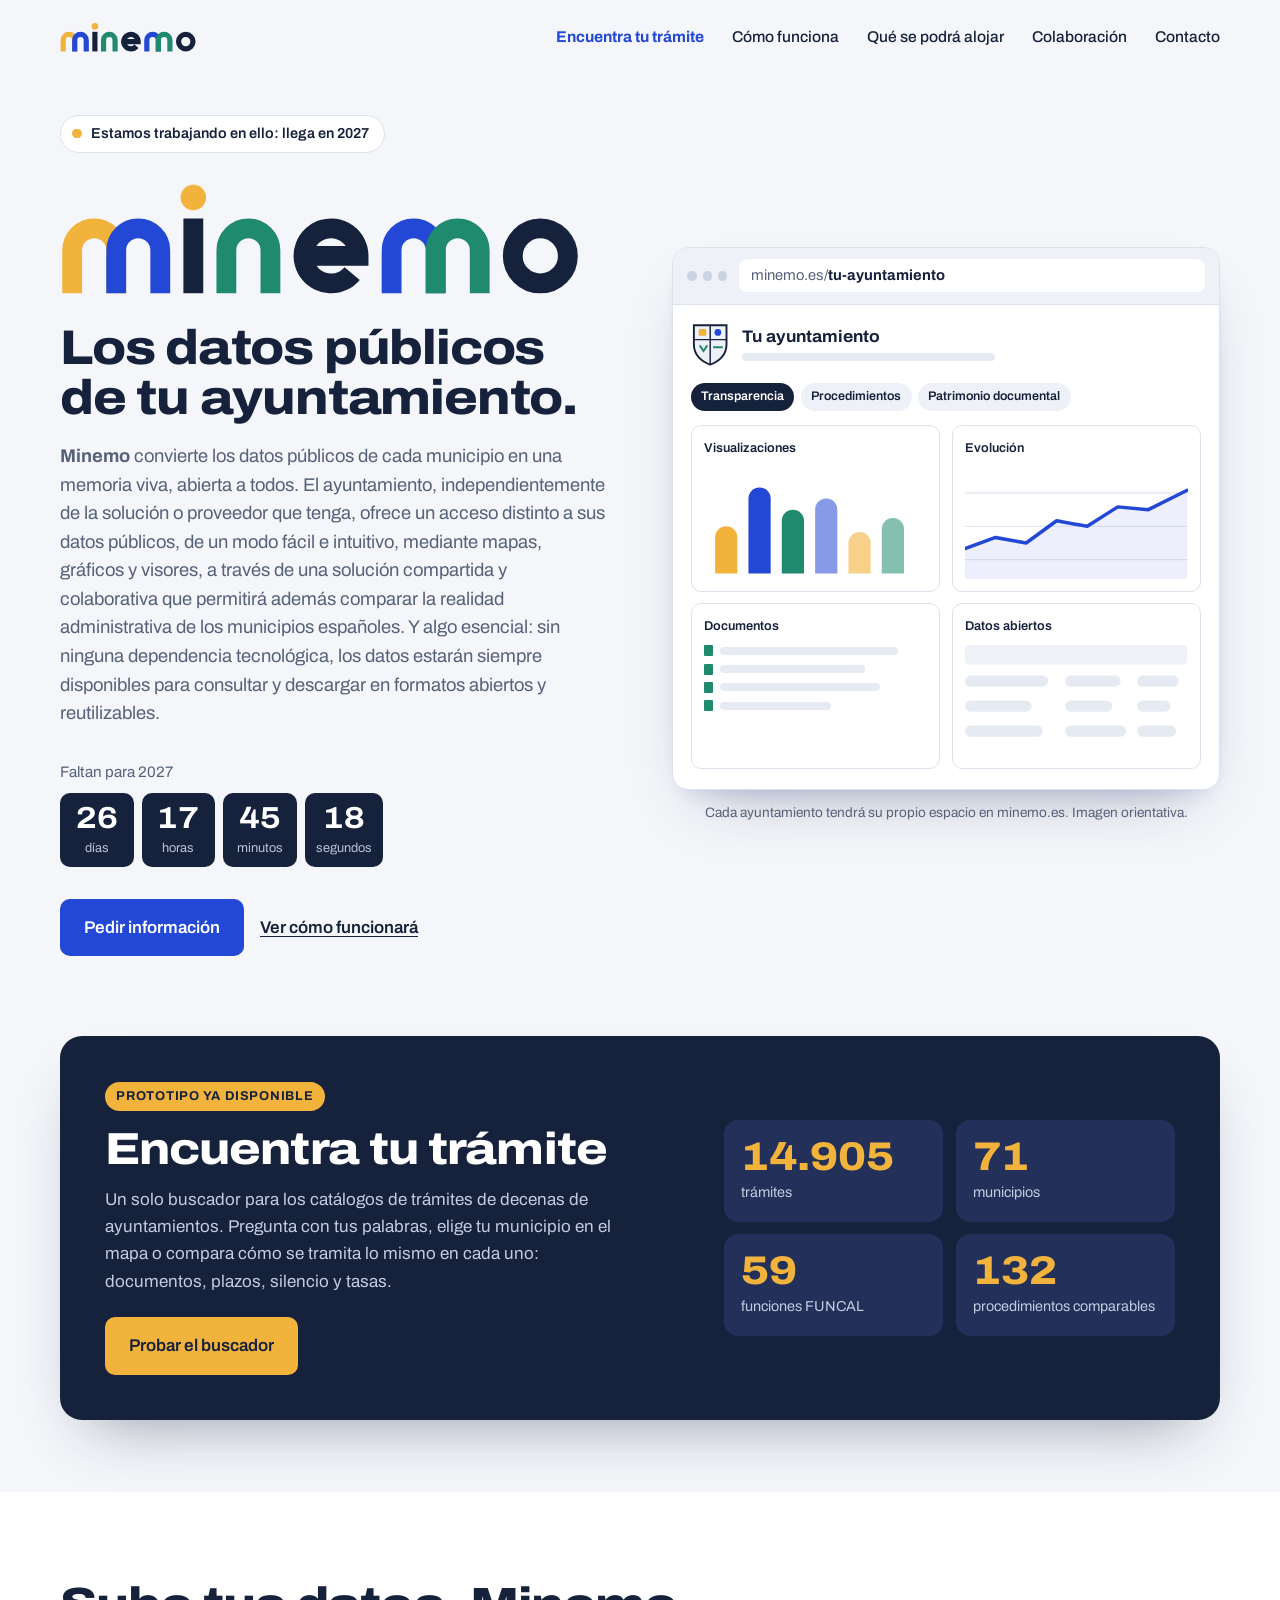
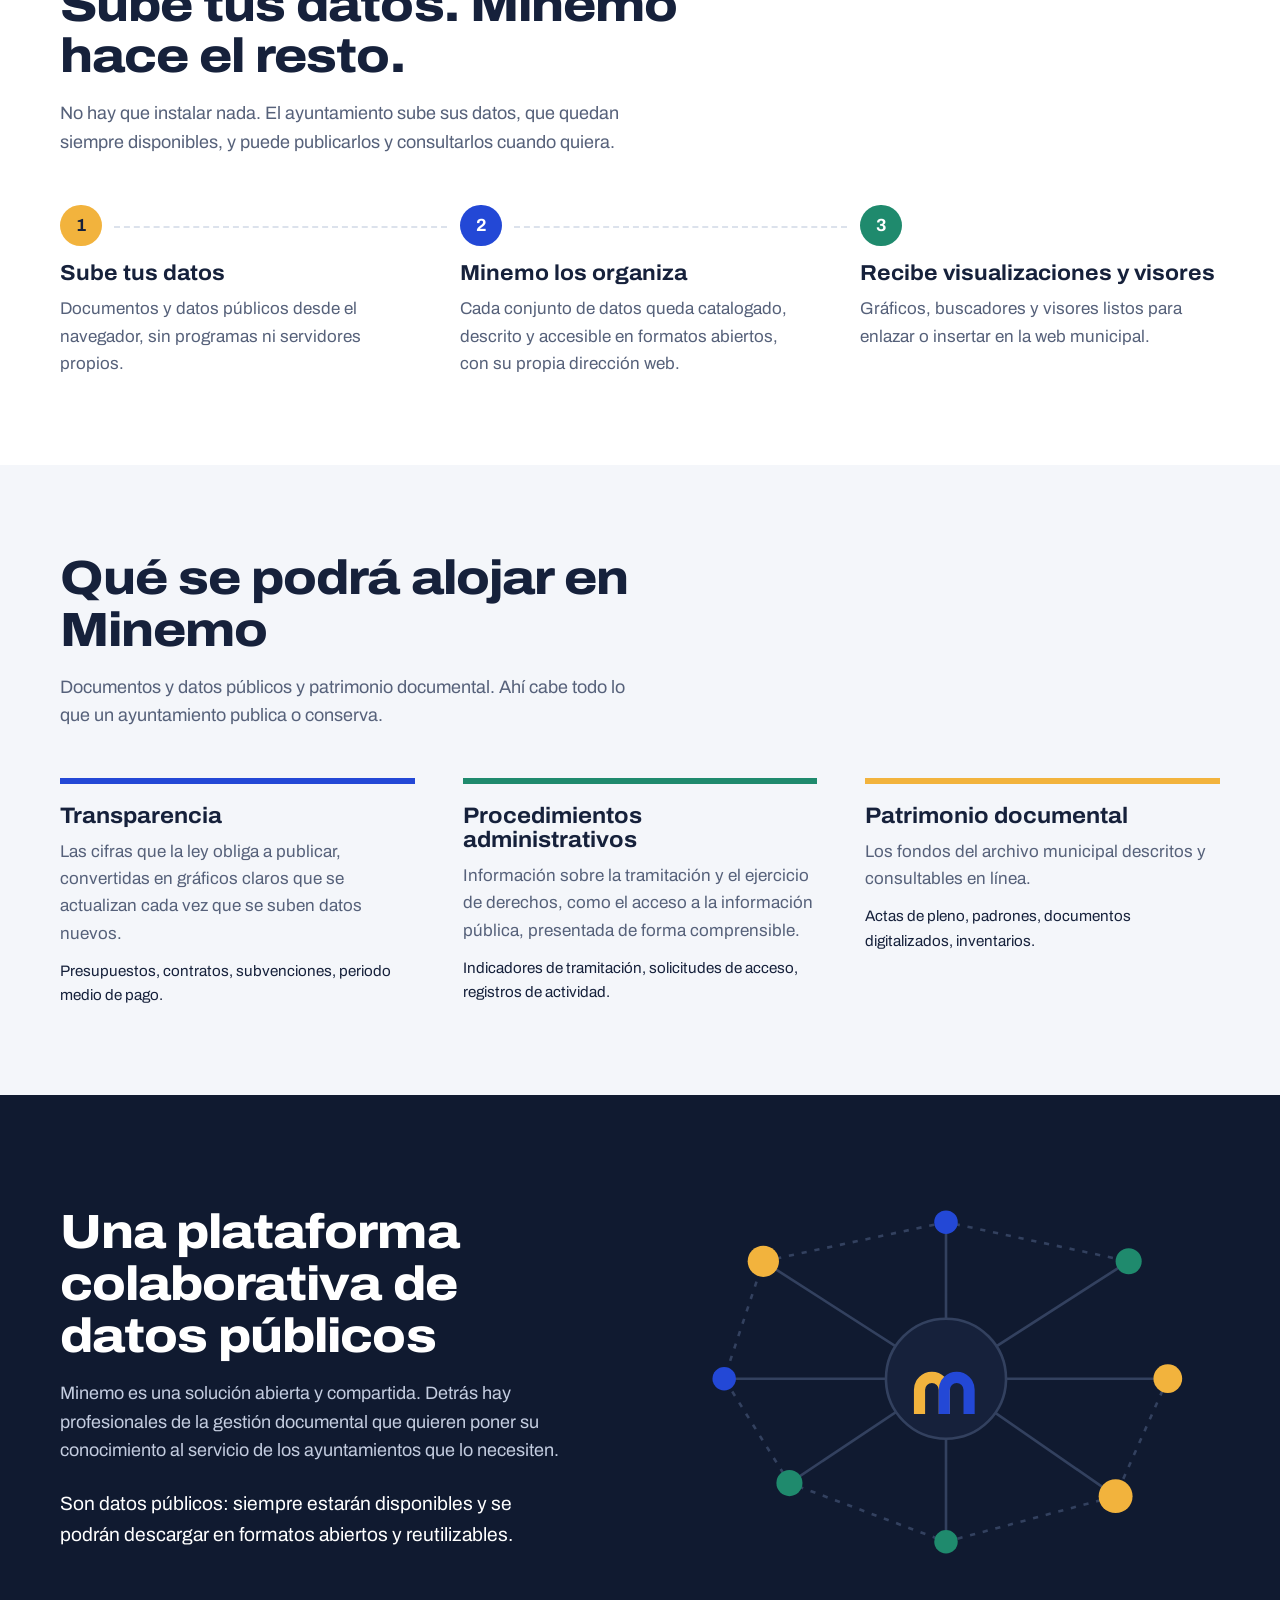
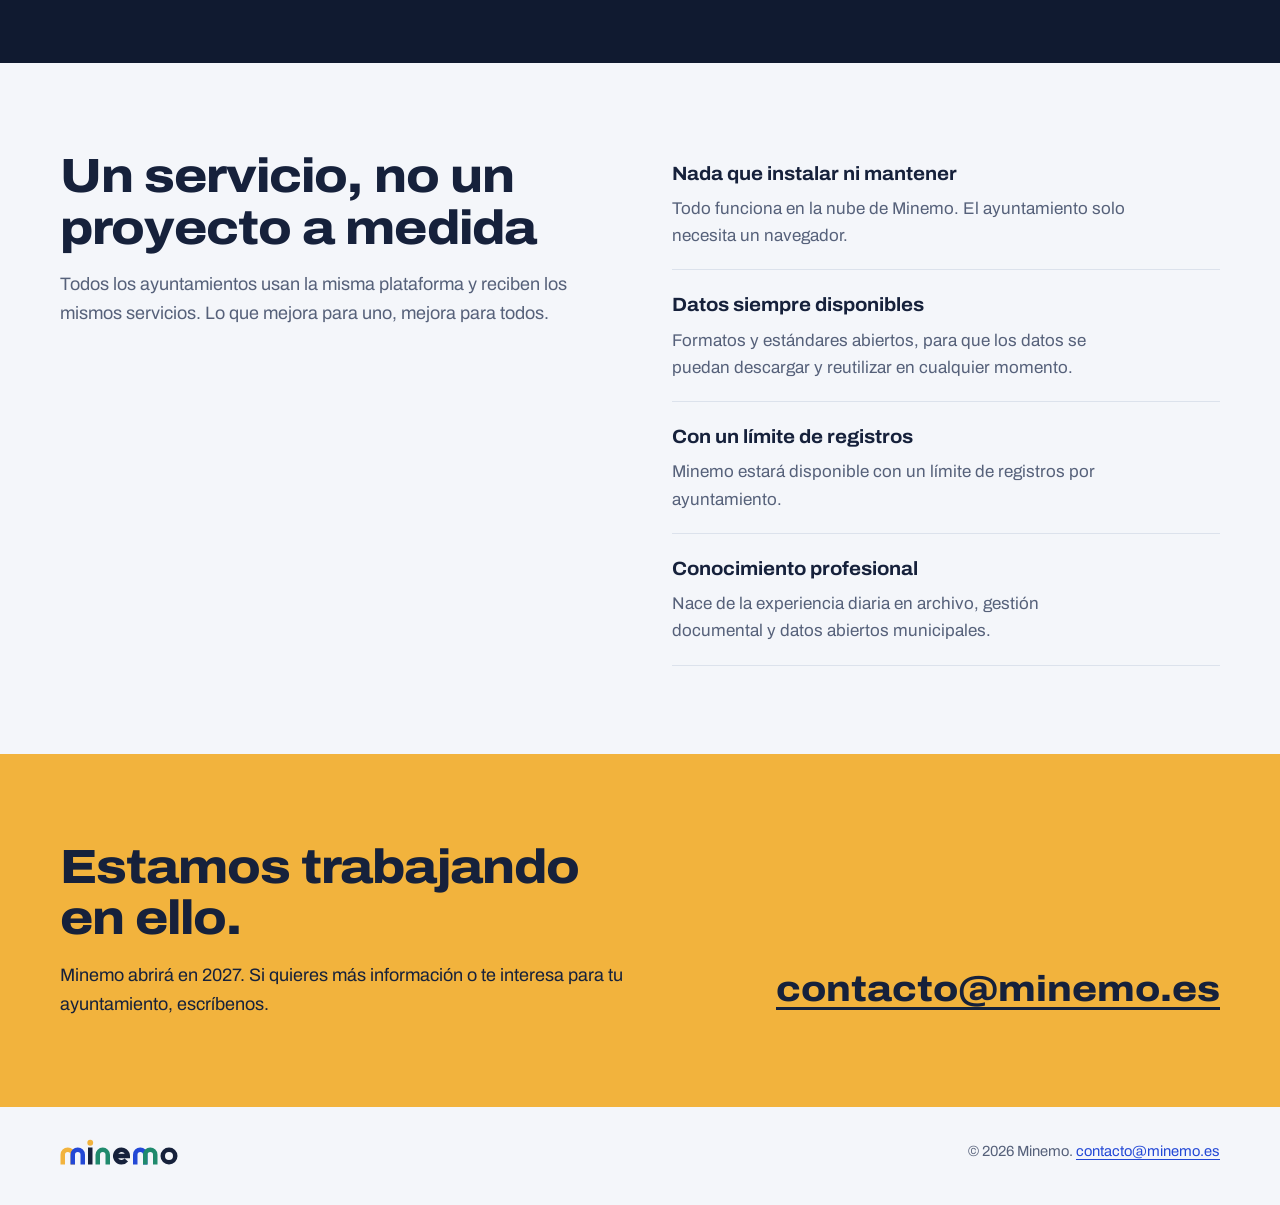
<file: index.html>
<!DOCTYPE html>
<html lang="es">
<head>
<meta charset="utf-8">
<meta name="viewport" content="width=device-width, initial-scale=1">
<title>Minemo: datos públicos de ayuntamientos</title>
<meta name="description" content="Minemo convierte los datos públicos de cada municipio en una memoria viva, abierta a todos: mapas, gráficos y visores en una solución compartida y colaborativa, sin dependencia tecnológica y con datos siempre descargables en formatos abiertos.">
<meta property="og:title" content="Minemo: datos públicos de ayuntamientos">
<meta property="og:description" content="Los datos públicos de tu ayuntamiento, convertidos en una memoria viva y abierta a todos: mapas, gráficos y visores, sin dependencia tecnológica.">
<meta property="og:url" content="https://minemo.es/">
<meta property="og:locale" content="es_ES">
<meta name="theme-color" content="#16213B">
<link rel="icon" href="/favicon.svg" type="image/svg+xml">
<link rel="preconnect" href="https://fonts.googleapis.com">
<link rel="preconnect" href="https://fonts.gstatic.com" crossorigin>
<link href="https://fonts.googleapis.com/css2?family=Archivo:wdth,wght@62..125,300..800&display=swap" rel="stylesheet">
<style>
  :root {
    --pizarra: #16213B;
    --cal: #F4F6FA;
    --blanco: #FFFFFF;
    --cobalto: #2348D6;
    --albero: #F2B33D;
    --verde: #1F8A6D;
    --niebla: #DCE2EC;
    --tenue: #56617A;
    --noche: #101A30;
  }
  * { box-sizing: border-box; }
  html { -webkit-text-size-adjust: 100%; scroll-behavior: smooth; }
  body {
    margin: 0;
    background: var(--cal);
    color: var(--pizarra);
    font-family: "Archivo", system-ui, sans-serif;
    font-variation-settings: "wdth" 100;
    font-size: 1.0625rem;
    line-height: 1.6;
  }
  a { color: var(--cobalto); text-underline-offset: .18em; }
  a:hover { color: var(--pizarra); }
  :focus-visible { outline: 3px solid var(--albero); outline-offset: 3px; border-radius: 3px; }
  h1, h2, h3 { margin: 0; line-height: 1.08; }
  p { margin: 0; }

  .contenedor { width: min(1160px, 100% - 3rem); margin-inline: auto; }

  /* ---------- Cabecera ---------- */
  .cabecera { padding: 1.4rem 0; }
  .cabecera .contenedor { display: flex; justify-content: space-between; align-items: center; gap: 1.5rem; }
  .logo { display: inline-flex; text-decoration: none; }
  .logo svg { height: 30px; width: auto; display: block; }
  .cabecera nav { display: flex; gap: 1.75rem; }
  .cabecera nav a { color: var(--pizarra); text-decoration: none; font-weight: 500; font-size: .975rem; }
  .cabecera nav a:hover { color: var(--cobalto); }

  /* ---------- Portada ---------- */
  .portada { padding: 2.5rem 0 5rem; }
  .portada .contenedor {
    display: grid;
    grid-template-columns: minmax(0, 1fr) minmax(0, 1fr);
    gap: clamp(2rem, 5vw, 4.5rem);
    align-items: center;
  }
  .aviso {
    display: inline-flex; align-items: center; gap: .6rem;
    background: var(--blanco); border: 1px solid var(--niebla);
    padding: .4rem .9rem .4rem .7rem; border-radius: 999px;
    font-size: .9rem; font-weight: 600; color: var(--pizarra);
  }
  .aviso .pulso {
    width: .6rem; height: .6rem; border-radius: 50%; background: var(--albero);
    animation: pulso 2.4s ease-out infinite;
  }
  @keyframes pulso { 0% { box-shadow: 0 0 0 0 rgba(242,179,61,.6); } 70% { box-shadow: 0 0 0 10px rgba(242,179,61,0); } 100% { box-shadow: 0 0 0 0 rgba(242,179,61,0); } }

  /* Firma: el logo grande es el titular de la marca */
  .firma { margin: 1.75rem 0 0; line-height: 0; }
  .firma svg { width: min(100%, 520px); height: auto; display: block; overflow: visible; }
  .firma .t { stroke-dasharray: 1; stroke-dashoffset: 1; animation: trazar 1.1s cubic-bezier(.45,.05,.25,1) forwards; }
  .firma .t:nth-of-type(2) { animation-delay: .08s; } .firma .t:nth-of-type(3) { animation-delay: .16s; }
  .firma .t:nth-of-type(5) { animation-delay: .24s; } .firma .t:nth-of-type(6) { animation-delay: .32s; }
  .firma .t:nth-of-type(7) { animation-delay: .4s; } .firma .t:nth-of-type(8) { animation-delay: .48s; } .firma .t:nth-of-type(9) { animation-delay: .56s; }
  .firma .punto { transform-box: fill-box; transform-origin: center; animation: saltar .5s cubic-bezier(.3,1.6,.5,1) .9s both; }
  @keyframes trazar { 99% { stroke-dashoffset: 0; stroke-dasharray: 1; } 100% { stroke-dashoffset: 0; stroke-dasharray: none; } }
  @keyframes saltar { from { transform: translateY(-14px) scale(.2); opacity: 0; } to { transform: none; opacity: 1; } }

  .titular {
    margin-top: 1.75rem;
    font-size: clamp(2rem, 3.8vw, 3.1rem);
    font-weight: 800;
    font-variation-settings: "wdth" 112;
    letter-spacing: -.025em;
    line-height: 1.02;
    max-width: 18ch;
  }
  .entradilla {
    margin-top: 1.25rem; max-width: 54ch;
    font-size: 1.15rem; line-height: 1.55; color: var(--tenue);
  }

  .cuenta { margin-top: 2rem; }
  .cuenta p { font-size: .95rem; color: var(--tenue); margin-bottom: .6rem; }
  .reloj { display: flex; gap: .5rem; flex-wrap: wrap; }
  .reloj div {
    background: var(--pizarra); color: var(--blanco);
    border-radius: 10px; min-width: 4.6rem;
    padding: .6rem .7rem .5rem; text-align: center;
  }
  .reloj strong {
    display: block; font-size: 1.9rem; line-height: 1; font-weight: 700;
    font-variant-numeric: tabular-nums; font-variation-settings: "wdth" 112;
  }
  .reloj span { display: block; margin-top: .3rem; font-size: .8rem; color: #B9C3D8; }
  .reloj-fin { font-weight: 700; color: var(--cobalto); font-size: 1.2rem; }

  .acciones { margin-top: 2rem; display: flex; gap: 1rem; flex-wrap: wrap; align-items: center; }
  .boton {
    display: inline-block; background: var(--cobalto); color: var(--blanco);
    padding: .95rem 1.5rem; border-radius: 10px; font-weight: 600; text-decoration: none;
  }
  .boton:hover { background: var(--pizarra); color: var(--blanco); }
  .enlace-sec { font-weight: 600; color: var(--pizarra); }

  /* ---------- Maqueta orientativa ---------- */
  .maqueta { margin: 0; }
  .navegador {
    background: var(--blanco); border-radius: 16px;
    border: 1px solid var(--niebla);
    box-shadow: 0 30px 60px -30px rgba(22,33,59,.35), 0 12px 24px -16px rgba(35,72,214,.25);
    overflow: hidden;
  }
  .barra {
    display: flex; align-items: center; gap: .75rem;
    padding: .7rem .9rem; background: #EEF1F7; border-bottom: 1px solid var(--niebla);
  }
  .puntos { display: flex; gap: .35rem; }
  .puntos i { width: .6rem; height: .6rem; border-radius: 50%; background: #CBD3E1; display: block; }
  .direccion {
    flex: 1; background: var(--blanco); border-radius: 8px; padding: .3rem .75rem;
    font-size: .92rem; color: var(--tenue); white-space: nowrap; overflow: hidden; text-overflow: ellipsis;
  }
  .direccion b { color: var(--pizarra); font-weight: 700; }
  .canal { padding: 1.1rem 1.1rem 1.25rem; }
  .canal-cab { display: flex; align-items: center; gap: .8rem; }
  .escudo { width: 2.4rem; height: 2.8rem; flex: none; }
  .canal-cab h3 { font-size: 1.05rem; font-weight: 700; font-variation-settings: "wdth" 104; }
  .linea { display: block; height: .5rem; border-radius: 4px; background: #E6EAF2; }
  .secciones { display: flex; gap: .4rem; margin: 1rem 0 .9rem; flex-wrap: wrap; }
  .secciones span {
    font-size: .78rem; font-weight: 600; padding: .25rem .65rem; border-radius: 999px;
    background: #EEF1F7; color: var(--pizarra);
  }
  .secciones span.activa { background: var(--pizarra); color: var(--blanco); }
  .teselas { display: grid; grid-template-columns: 1fr 1fr; gap: .7rem; }
  .tesela { border: 1px solid var(--niebla); border-radius: 10px; padding: .75rem .8rem; background: var(--blanco); }
  .tesela h4 { margin: 0 0 .55rem; font-size: .8rem; font-weight: 600; color: var(--pizarra); }
  .tesela svg { display: block; width: 100%; height: auto; }
  .esqueleto { display: grid; gap: .45rem; }
  .esqueleto .fila { display: flex; align-items: center; gap: .45rem; }
  .esqueleto .doc { width: .55rem; height: .7rem; border-radius: 1px; background: var(--verde); flex: none; }
  .maqueta figcaption { margin-top: .75rem; font-size: .85rem; color: var(--tenue); text-align: center; }

  /* ---------- Secciones generales ---------- */
  .seccion { padding: 5.5rem 0; }
  .seccion h2 {
    font-size: clamp(2rem, 3.8vw, 3rem); font-weight: 800;
    font-variation-settings: "wdth" 112; letter-spacing: -.02em; max-width: 20ch;
  }
  .seccion .intro { margin-top: 1rem; max-width: 58ch; color: var(--tenue); font-size: 1.125rem; }

  /* Cómo funciona */
  .como { background: var(--blanco); }
  .pasos { list-style: none; margin: 3rem 0 0; padding: 0; display: grid; grid-template-columns: repeat(3, minmax(0,1fr)); gap: 2.5rem; counter-reset: paso; }
  .pasos li { counter-increment: paso; position: relative; padding-top: 3.6rem; }
  .pasos li::before {
    content: counter(paso);
    position: absolute; top: 0; left: 0;
    width: 2.6rem; height: 2.6rem; border-radius: 50%;
    display: grid; place-items: center;
    font-weight: 700; font-size: 1.1rem; color: var(--blanco);
  }
  .pasos li:nth-child(1)::before { background: var(--albero); color: var(--pizarra); }
  .pasos li:nth-child(2)::before { background: var(--cobalto); }
  .pasos li:nth-child(3)::before { background: var(--verde); }
  .pasos li:not(:last-child)::after {
    content: ""; position: absolute; top: 1.3rem; left: 3.4rem; right: -1.7rem;
    border-top: 2px dashed var(--niebla);
  }
  .pasos h3 { font-size: 1.35rem; font-weight: 700; font-variation-settings: "wdth" 106; }
  .pasos p { margin-top: .6rem; color: var(--tenue); max-width: 34ch; }

  /* Qué se podrá alojar */
  .areas { margin-top: 3rem; display: grid; grid-template-columns: repeat(3, minmax(0,1fr)); gap: 2.5rem 3rem; }
  .area { border-top: 6px solid var(--c); padding-top: 1.25rem; }
  .area h3 { font-size: 1.4rem; font-weight: 700; font-variation-settings: "wdth" 106; }
  .area p { margin-top: .6rem; color: var(--tenue); max-width: 40ch; }
  .area .ej { margin-top: .75rem; font-size: .95rem; color: var(--pizarra); }

  /* Colaboración */
  .colabora { background: var(--noche); color: var(--blanco); }
  .colabora .contenedor { display: grid; grid-template-columns: minmax(0, 1fr) minmax(0, 1fr); gap: clamp(2rem, 5vw, 5rem); align-items: center; }
  .colabora h2 { color: var(--blanco); }
  .colabora .intro { color: #C3CCDF; }
  .colabora .destacado { margin-top: 1.5rem; font-size: 1.2rem; color: var(--blanco); max-width: 44ch; }
  .red { width: 100%; height: auto; display: block; }

  /* Servicio */
  .servicio .contenedor { display: grid; grid-template-columns: minmax(0, 1fr) minmax(0, 1fr); gap: clamp(2rem, 5vw, 5rem); align-items: start; }
  .servicio dl { margin: .5rem 0 0; }
  .servicio dl div { padding: 1.25rem 0; border-bottom: 1px solid var(--niebla); }
  .servicio dl div:first-child { padding-top: 0; }
  .servicio dt { font-weight: 700; font-size: 1.2rem; font-variation-settings: "wdth" 106; }
  .servicio dd { margin: .35rem 0 0; color: var(--tenue); max-width: 46ch; }

  /* Contacto */
  .contacto { background: var(--albero); }
  .contacto .contenedor { display: grid; grid-template-columns: minmax(0, 1fr) auto; gap: 2rem; align-items: end; }
  .contacto h2 { max-width: 16ch; }
  .contacto .intro { color: var(--pizarra); }
  .correo {
    display: inline-block; font-size: clamp(1.5rem, 3vw, 2.25rem); font-weight: 800;
    font-variation-settings: "wdth" 112; color: var(--pizarra); text-decoration-thickness: 3px;
  }
  .correo:hover { color: var(--cobalto); }

  footer { padding: 2rem 0 2.5rem; color: var(--tenue); font-size: .92rem; }
  footer .contenedor { display: flex; justify-content: space-between; align-items: center; gap: 1rem; flex-wrap: wrap; }
  footer svg { height: 26px; width: auto; display: block; }


  /* Módulo Encuentra tu trámite */
  .cabecera nav a.nav-ett { color: var(--cobalto); font-weight: 700; }
  .ett-banda { padding: 0 0 4.5rem; }
  .ett-tarjeta {
    display: grid; grid-template-columns: minmax(0, 1.3fr) minmax(0, 1fr); gap: 2rem; align-items: center;
    background: var(--pizarra); color: var(--blanco); border-radius: 22px; padding: clamp(1.6rem, 4vw, 2.8rem);
    box-shadow: 0 30px 60px -30px rgba(22,33,59,.45);
  }
  .ett-tarjeta .sello-ett { display: inline-block; background: var(--albero); color: var(--pizarra); font-weight: 700; font-size: .8rem;
    text-transform: uppercase; letter-spacing: .06em; padding: .25rem .7rem; border-radius: 999px; }
  .ett-tarjeta h2 { margin-top: .9rem; font-size: clamp(1.9rem, 3.6vw, 2.8rem); font-weight: 800; font-variation-settings: "wdth" 114; letter-spacing: -.02em; }
  .ett-tarjeta p { margin-top: .8rem; color: #C3CCDF; max-width: 52ch; }
  .ett-cifras { display: grid; grid-template-columns: 1fr 1fr; gap: .8rem; }
  .ett-cifras div { background: #22305A; border-radius: 14px; padding: 1rem 1.1rem; }
  .ett-cifras strong { display: block; font-size: clamp(1.8rem, 3.2vw, 2.5rem); font-weight: 800; font-variant-numeric: tabular-nums; font-variation-settings: "wdth" 112; color: var(--albero); line-height: 1.05; }
  .ett-cifras span { font-size: .9rem; color: #C3CCDF; }
  .ett-tarjeta .boton { margin-top: 1.4rem; background: var(--albero); color: var(--pizarra); }
  .ett-tarjeta .boton:hover { background: var(--blanco); color: var(--pizarra); }
  @media (max-width: 920px) { .ett-tarjeta { grid-template-columns: 1fr; } }

  /* ---------- Responsive ---------- */
  @media (max-width: 920px) {
    .portada .contenedor, .colabora .contenedor, .servicio .contenedor { grid-template-columns: 1fr; }
    .areas { grid-template-columns: 1fr; gap: 2rem; }
  }
  @media (max-width: 760px) {
    .cabecera nav a:not(:last-child) { display: none; }
    .portada { padding-top: 1.5rem; }
    .pasos { grid-template-columns: 1fr; gap: 2rem; }
    .pasos li::after { display: none; }
    .contacto .contenedor { grid-template-columns: 1fr; }
    .seccion { padding: 4rem 0; }
  }
  @media (max-width: 420px) {
    .teselas { grid-template-columns: 1fr; }
    .reloj div { min-width: 4rem; }
  }
  .cabecera nav a { white-space: nowrap; }
  @media (max-width: 1020px) { .cabecera nav a:not(.nav-ett):not(:last-child) { display: none; } }
  @media (max-width: 760px) { .cabecera nav a.nav-ett { display: inline; } }
  @media (prefers-reduced-motion: reduce) {
    html { scroll-behavior: auto; }
    .aviso .pulso, .firma .t, .firma .punto { animation: none; stroke-dashoffset: 0; }
  }
</style>
</head>
<body>

<header class="cabecera">
  <div class="contenedor">
    <a class="logo" href="/" aria-label="Minemo, inicio">
      <svg viewBox="-1 9 236 52" role="img" aria-label="minemo"><path d="M4.5 60V40.5a10 10 0 0 1 20 0V60" fill="none" stroke="#F2B33D" stroke-width="9"/><path d="M24.5 60V40.5a10 10 0 0 1 20 0V60" fill="none" stroke="#2348D6" stroke-width="9"/><path d="M59.5 60V26" stroke="#16213B" stroke-width="9"/><circle cx="59.5" cy="16.5" r="5.8" fill="#F2B33D"/><path d="M74.5 60V40.5a10 10 0 0 1 20 0V60" fill="none" stroke="#1F8A6D" stroke-width="9"/><path d="M109.5 43H134.5A12.5 12.5 0 1 0 131.6 51" fill="none" stroke="#16213B" stroke-width="9"/><path d="M149.5 60V40.5a10 10 0 0 1 20 0V60" fill="none" stroke="#2348D6" stroke-width="9"/><path d="M169.5 60V40.5a10 10 0 0 1 20 0V60" fill="none" stroke="#1F8A6D" stroke-width="9"/><circle cx="217" cy="43" r="12.5" fill="none" stroke="#16213B" stroke-width="9"/></svg>
    </a>
    <nav aria-label="Principal">
      <a href="/encuentra-tu-tramite/" class="nav-ett">Encuentra tu trámite</a>
      <a href="#como">Cómo funciona</a>
      <a href="#que">Qué se podrá alojar</a>
      <a href="#colaboracion">Colaboración</a>
      <a href="#contacto">Contacto</a>
    </nav>
  </div>
</header>

<main>
  <section class="portada">
    <div class="contenedor">
      <div>
        <span class="aviso"><span class="pulso" aria-hidden="true"></span>Estamos trabajando en ello: llega en 2027</span>

        <p class="firma">
          <svg viewBox="-1 9 236 52" role="img" aria-label="minemo"><path class="t" pathLength="1" d="M4.5 60V40.5a10 10 0 0 1 20 0V60" fill="none" stroke="#F2B33D" stroke-width="9"/><path class="t" pathLength="1" d="M24.5 60V40.5a10 10 0 0 1 20 0V60" fill="none" stroke="#2348D6" stroke-width="9"/><path class="t" pathLength="1" d="M59.5 60V26" stroke="#16213B" stroke-width="9"/><circle class="punto" cx="59.5" cy="16.5" r="5.8" fill="#F2B33D"/><path class="t" pathLength="1" d="M74.5 60V40.5a10 10 0 0 1 20 0V60" fill="none" stroke="#1F8A6D" stroke-width="9"/><path class="t" pathLength="1" d="M109.5 43H134.5A12.5 12.5 0 1 0 131.6 51" fill="none" stroke="#16213B" stroke-width="9"/><path class="t" pathLength="1" d="M149.5 60V40.5a10 10 0 0 1 20 0V60" fill="none" stroke="#2348D6" stroke-width="9"/><path class="t" pathLength="1" d="M169.5 60V40.5a10 10 0 0 1 20 0V60" fill="none" stroke="#1F8A6D" stroke-width="9"/><circle class="t" pathLength="1" cx="217" cy="43" r="12.5" fill="none" stroke="#16213B" stroke-width="9"/></svg>
        </p>

        <h1 class="titular">Los datos públicos de tu ayuntamiento.</h1>
        <p class="entradilla"><strong>Minemo</strong> convierte los datos públicos de cada municipio en una memoria viva, abierta a todos. El ayuntamiento, independientemente de la solución o proveedor que tenga, ofrece un acceso distinto a sus datos públicos, de un modo fácil e intuitivo, mediante mapas, gráficos y visores, a través de una solución compartida y colaborativa que permitirá además comparar la realidad administrativa de los municipios españoles. Y algo esencial: sin ninguna dependencia tecnológica, los datos estarán siempre disponibles para consultar y descargar en formatos abiertos y reutilizables.</p>

        <div class="cuenta">
          <p id="cuenta-texto">Faltan para 2027</p>
          <div class="reloj" id="reloj" aria-describedby="cuenta-texto">
            <div><strong id="r-d">--</strong><span>días</span></div>
            <div><strong id="r-h">--</strong><span>horas</span></div>
            <div><strong id="r-m">--</strong><span>minutos</span></div>
            <div><strong id="r-s">--</strong><span>segundos</span></div>
          </div>
        </div>

        <div class="acciones">
          <a class="boton" href="mailto:contacto@minemo.es?subject=Informaci%C3%B3n%20sobre%20Minemo">Pedir información</a>
          <a class="enlace-sec" href="#como">Ver cómo funcionará</a>
        </div>
      </div>

      <figure class="maqueta">
        <div class="navegador" role="img" aria-label="Imagen orientativa del espacio de un ayuntamiento en minemo.es">
          <div class="barra">
            <div class="puntos" aria-hidden="true"><i></i><i></i><i></i></div>
            <div class="direccion">minemo.es/<b>tu-ayuntamiento</b></div>
          </div>
          <div class="canal">
            <div class="canal-cab">
              <svg class="escudo" viewBox="0 0 40 46" aria-hidden="true">
                <path d="M3 3h34v20c0 11-8 18-17 21C11 41 3 34 3 23z" fill="#EEF1F7" stroke="#16213B" stroke-width="2"/>
                <path d="M3 18h34" stroke="#16213B" stroke-width="1.5"/>
                <path d="M20 3v41" stroke="#16213B" stroke-width="1.5"/>
                <rect x="8" y="7" width="8" height="7" rx="1" fill="#F2B33D"/>
                <circle cx="28" cy="10.5" r="3.5" fill="#2348D6"/>
                <path d="M9 24l4 6 4-6M23 26h10" stroke="#1F8A6D" stroke-width="2" fill="none"/>
              </svg>
              <div style="flex:1">
                <h3>Tu ayuntamiento</h3>
                <span class="linea" style="width:55%;margin-top:.4rem"></span>
              </div>
            </div>
            <div class="secciones" aria-hidden="true">
              <span class="activa">Transparencia</span><span>Procedimientos</span><span>Patrimonio documental</span>
            </div>
            <div class="teselas">
              <div class="tesela">
                <h4>Visualizaciones</h4>
                <svg viewBox="0 0 160 80" aria-hidden="true">
                  <path d="M8 76V50a8 8 0 0 1 16 0v26z" fill="#F2B33D"/>
                  <path d="M32 76V22a8 8 0 0 1 16 0v54z" fill="#2348D6"/>
                  <path d="M56 76V38a8 8 0 0 1 16 0v38z" fill="#1F8A6D"/>
                  <path d="M80 76V30a8 8 0 0 1 16 0v46z" fill="#2348D6" opacity=".55"/>
                  <path d="M104 76V54a8 8 0 0 1 16 0v22z" fill="#F2B33D" opacity=".6"/>
                  <path d="M128 76V44a8 8 0 0 1 16 0v32z" fill="#1F8A6D" opacity=".55"/>
                </svg>
              </div>
              <div class="tesela">
                <h4>Evolución</h4>
                <svg viewBox="0 0 160 80" aria-hidden="true">
                  <g stroke="#E3E8F1" stroke-width="1"><path d="M0 18h160M0 42h160M0 66h160"/></g>
                  <path d="M0 58 L22 50 L44 54 L66 38 L88 42 L110 28 L132 30 L160 16" fill="none" stroke="#2348D6" stroke-width="2.5" stroke-linejoin="round" stroke-linecap="round"/>
                  <path d="M0 58 L22 50 L44 54 L66 38 L88 42 L110 28 L132 30 L160 16 V80 H0z" fill="#2348D6" opacity=".08"/>
                </svg>
              </div>
              <div class="tesela">
                <h4>Documentos</h4>
                <div class="esqueleto" aria-hidden="true">
                  <div class="fila"><span class="doc"></span><span class="linea" style="width:80%"></span></div>
                  <div class="fila"><span class="doc"></span><span class="linea" style="width:65%"></span></div>
                  <div class="fila"><span class="doc"></span><span class="linea" style="width:72%"></span></div>
                  <div class="fila"><span class="doc"></span><span class="linea" style="width:50%"></span></div>
                </div>
              </div>
              <div class="tesela">
                <h4>Datos abiertos</h4>
                <svg viewBox="0 0 160 80" aria-hidden="true">
                  <rect x="0" y="0" width="160" height="14" rx="3" fill="#EEF1F7"/>
                  <g fill="#E6EAF2">
                    <rect x="0" y="22" width="60" height="8" rx="4"/><rect x="72" y="22" width="40" height="8" rx="4"/><rect x="124" y="22" width="30" height="8" rx="4"/>
                    <rect x="0" y="40" width="48" height="8" rx="4"/><rect x="72" y="40" width="34" height="8" rx="4"/><rect x="124" y="40" width="24" height="8" rx="4"/>
                    <rect x="0" y="58" width="56" height="8" rx="4"/><rect x="72" y="58" width="44" height="8" rx="4"/><rect x="124" y="58" width="28" height="8" rx="4"/>
                  </g>
                </svg>
              </div>
            </div>
          </div>
        </div>
        <figcaption>Cada ayuntamiento tendrá su propio espacio en minemo.es. Imagen orientativa.</figcaption>
      </figure>
    </div>
  </section>

  <section class="ett-banda" aria-labelledby="t-ett">
    <div class="contenedor">
      <div class="ett-tarjeta">
        <div>
          <span class="sello-ett">Prototipo ya disponible</span>
          <h2 id="t-ett">Encuentra tu trámite</h2>
          <p>Un solo buscador para los catálogos de trámites de decenas de ayuntamientos. Pregunta con tus palabras, elige tu municipio en el mapa o compara cómo se tramita lo mismo en cada uno: documentos, plazos, silencio y tasas.</p>
          <a class="boton" href="/encuentra-tu-tramite/">Probar el buscador</a>
        </div>
        <div class="ett-cifras" aria-label="Datos del prototipo">
          <div><strong id="ett-n-tramites">14.905</strong><span>trámites</span></div>
          <div><strong id="ett-n-municipios">71</strong><span>municipios</span></div>
          <div><strong>59</strong><span>funciones FUNCAL</span></div>
          <div><strong id="ett-n-procs">132</strong><span>procedimientos comparables</span></div>
        </div>
      </div>
    </div>
  </section>

  <section class="seccion como" id="como" aria-labelledby="t-como">
    <div class="contenedor">
      <h2 id="t-como">Sube tus datos. Minemo hace el resto.</h2>
      <p class="intro">No hay que instalar nada. El ayuntamiento sube sus datos, que quedan siempre disponibles, y puede publicarlos y consultarlos cuando quiera.</p>
      <ol class="pasos">
        <li>
          <h3>Sube tus datos</h3>
          <p>Documentos y datos públicos desde el navegador, sin programas ni servidores propios.</p>
        </li>
        <li>
          <h3>Minemo los organiza</h3>
          <p>Cada conjunto de datos queda catalogado, descrito y accesible en formatos abiertos, con su propia dirección web.</p>
        </li>
        <li>
          <h3>Recibe visualizaciones y visores</h3>
          <p>Gráficos, buscadores y visores listos para enlazar o insertar en la web municipal.</p>
        </li>
      </ol>
    </div>
  </section>

  <section class="seccion" id="que" aria-labelledby="t-que">
    <div class="contenedor">
      <h2 id="t-que">Qué se podrá alojar en Minemo</h2>
      <p class="intro">Documentos y datos públicos y patrimonio documental. Ahí cabe todo lo que un ayuntamiento publica o conserva.</p>
      <div class="areas">
        <div class="area" style="--c: var(--cobalto)">
          <h3>Transparencia</h3>
          <p>Las cifras que la ley obliga a publicar, convertidas en gráficos claros que se actualizan cada vez que se suben datos nuevos.</p>
          <p class="ej">Presupuestos, contratos, subvenciones, periodo medio de pago.</p>
        </div>
        <div class="area" style="--c: var(--verde)">
          <h3>Procedimientos administrativos</h3>
          <p>Información sobre la tramitación y el ejercicio de derechos, como el acceso a la información pública, presentada de forma comprensible.</p>
          <p class="ej">Indicadores de tramitación, solicitudes de acceso, registros de actividad.</p>
        </div>
        <div class="area" style="--c: var(--albero)">
          <h3>Patrimonio documental</h3>
          <p>Los fondos del archivo municipal descritos y consultables en línea.</p>
          <p class="ej">Actas de pleno, padrones, documentos digitalizados, inventarios.</p>
        </div>
      </div>
    </div>
  </section>

  <section class="seccion colabora" id="colaboracion" aria-labelledby="t-colabora">
    <div class="contenedor">
      <div>
        <h2 id="t-colabora">Una plataforma colaborativa de datos públicos</h2>
        <p class="intro">Minemo es una solución abierta y compartida. Detrás hay profesionales de la gestión documental que quieren poner su conocimiento al servicio de los ayuntamientos que lo necesiten.</p>
        <p class="destacado">Son datos públicos: siempre estarán disponibles y se podrán descargar en formatos abiertos y reutilizables.</p>
      </div>
      <svg class="red" viewBox="0 0 420 300" role="img" aria-label="Esquema de una red: varios ayuntamientos conectados a un espacio común">
        <g stroke="#33415F" stroke-width="2">
          <path d="M210 150L70 60M210 150L90 230M210 150L350 60M210 150L340 240M210 150L210 30M210 150L40 150M210 150L380 150M210 150L210 275"/>
          <path d="M70 60L210 30L350 60M380 150L340 240L210 275L90 230L40 150L70 60" stroke-dasharray="4 6" fill="none"/>
        </g>
        <g>
          <circle cx="70" cy="60" r="12" fill="#F2B33D"/><circle cx="350" cy="60" r="10" fill="#1F8A6D"/>
          <circle cx="90" cy="230" r="10" fill="#1F8A6D"/><circle cx="340" cy="240" r="13" fill="#F2B33D"/>
          <circle cx="210" cy="30" r="9" fill="#2348D6"/><circle cx="40" cy="150" r="9" fill="#2348D6"/>
          <circle cx="380" cy="150" r="11" fill="#F2B33D"/><circle cx="210" cy="275" r="9" fill="#1F8A6D"/>
        </g>
        <circle cx="210" cy="150" r="46" fill="#16213B" stroke="#33415F" stroke-width="2"/>
        <g transform="translate(184 120) scale(.95)"><path d="M6 60V40.5a10 10 0 0 1 20 0V60" fill="none" stroke="#F2B33D" stroke-width="9"/><path d="M26 60V40.5a10 10 0 0 1 20 0V60" fill="none" stroke="#2348D6" stroke-width="9"/></g>
      </svg>
    </div>
  </section>

  <section class="seccion servicio" aria-labelledby="t-servicio">
    <div class="contenedor">
      <div>
        <h2 id="t-servicio">Un servicio, no un proyecto a medida</h2>
        <p class="intro">Todos los ayuntamientos usan la misma plataforma y reciben los mismos servicios. Lo que mejora para uno, mejora para todos.</p>
      </div>
      <dl>
        <div>
          <dt>Nada que instalar ni mantener</dt>
          <dd>Todo funciona en la nube de Minemo. El ayuntamiento solo necesita un navegador.</dd>
        </div>
        <div>
          <dt>Datos siempre disponibles</dt>
          <dd>Formatos y estándares abiertos, para que los datos se puedan descargar y reutilizar en cualquier momento.</dd>
        </div>
        <div>
          <dt>Con un límite de registros</dt>
          <dd>Minemo estará disponible con un límite de registros por ayuntamiento.</dd>
        </div>
        <div>
          <dt>Conocimiento profesional</dt>
          <dd>Nace de la experiencia diaria en archivo, gestión documental y datos abiertos municipales.</dd>
        </div>
      </dl>
    </div>
  </section>

  <section class="seccion contacto" id="contacto" aria-labelledby="t-contacto">
    <div class="contenedor">
      <div>
        <h2 id="t-contacto">Estamos trabajando en ello.</h2>
        <p class="intro">Minemo abrirá en 2027. Si quieres más información o te interesa para tu ayuntamiento, escríbenos.</p>
      </div>
      <a class="correo" href="mailto:contacto@minemo.es?subject=Informaci%C3%B3n%20sobre%20Minemo">contacto@minemo.es</a>
    </div>
  </section>
</main>

<footer>
  <div class="contenedor">
    <svg viewBox="-1 9 236 52" role="img" aria-label="minemo"><path d="M4.5 60V40.5a10 10 0 0 1 20 0V60" fill="none" stroke="#F2B33D" stroke-width="9"/><path d="M24.5 60V40.5a10 10 0 0 1 20 0V60" fill="none" stroke="#2348D6" stroke-width="9"/><path d="M59.5 60V26" stroke="#16213B" stroke-width="9"/><circle cx="59.5" cy="16.5" r="5.8" fill="#F2B33D"/><path d="M74.5 60V40.5a10 10 0 0 1 20 0V60" fill="none" stroke="#1F8A6D" stroke-width="9"/><path d="M109.5 43H134.5A12.5 12.5 0 1 0 131.6 51" fill="none" stroke="#16213B" stroke-width="9"/><path d="M149.5 60V40.5a10 10 0 0 1 20 0V60" fill="none" stroke="#2348D6" stroke-width="9"/><path d="M169.5 60V40.5a10 10 0 0 1 20 0V60" fill="none" stroke="#1F8A6D" stroke-width="9"/><circle cx="217" cy="43" r="12.5" fill="none" stroke="#16213B" stroke-width="9"/></svg>
    <span>© 2026 Minemo. <a href="mailto:contacto@minemo.es">contacto@minemo.es</a></span>
  </div>
</footer>

<script>
  // Cuenta atrás hasta el 1 de enero de 2027 (hora peninsular)
  (function () {
    var objetivo = new Date('2027-01-01T00:00:00+01:00').getTime();
    var d = document.getElementById('r-d'), h = document.getElementById('r-h'),
        m = document.getElementById('r-m'), s = document.getElementById('r-s');
    function dos(n) { return n < 10 ? '0' + n : String(n); }
    function tic() {
      var resto = objetivo - Date.now();
      if (resto <= 0) {
        document.getElementById('cuenta-texto').textContent = 'Ya estamos en 2027.';
        document.getElementById('reloj').innerHTML = '<p class="reloj-fin">Minemo abre muy pronto. Escríbenos para saber cuándo.</p>';
        return;
      }
      var seg = Math.floor(resto / 1000);
      d.textContent = Math.floor(seg / 86400);
      h.textContent = dos(Math.floor(seg % 86400 / 3600));
      m.textContent = dos(Math.floor(seg % 3600 / 60));
      s.textContent = dos(seg % 60);
      setTimeout(tic, 1000 - (Date.now() % 1000));
    }
    tic();
  })();
</script>

<script>
  // Cifras vivas del módulo Encuentra tu trámite
  fetch('/encuentra-tu-tramite/data/meta.json').then(function (r) { return r.ok ? r.json() : null; }).then(function (m) {
    if (!m) return;
    var f = function (n) { return Number(n).toLocaleString('es-ES'); };
    document.getElementById('ett-n-tramites').textContent = f(m.n_tramites);
    document.getElementById('ett-n-municipios').textContent = f(m.n_municipios);
    document.getElementById('ett-n-procs').textContent = f(m.n_procedimientos_tipo_con_tramites);
  }).catch(function () {});
</script>
</body>
</html>
</file>
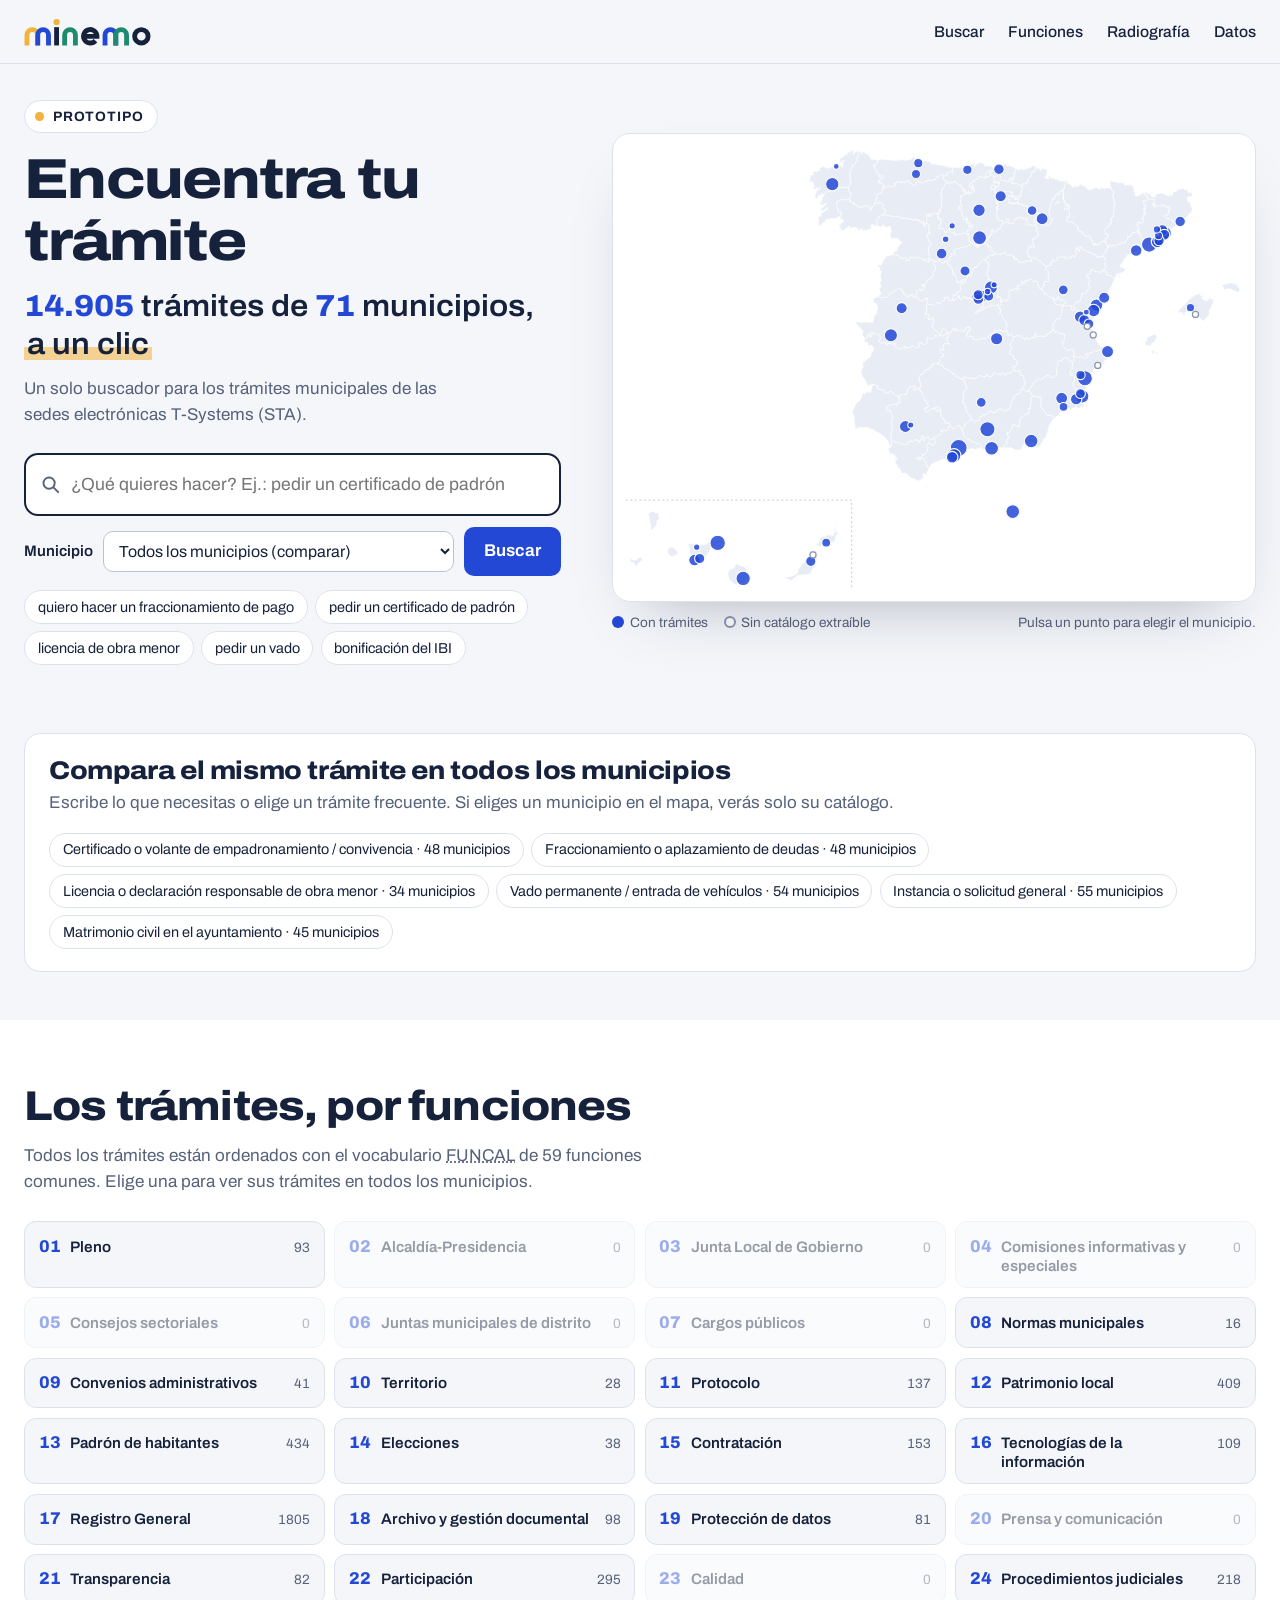
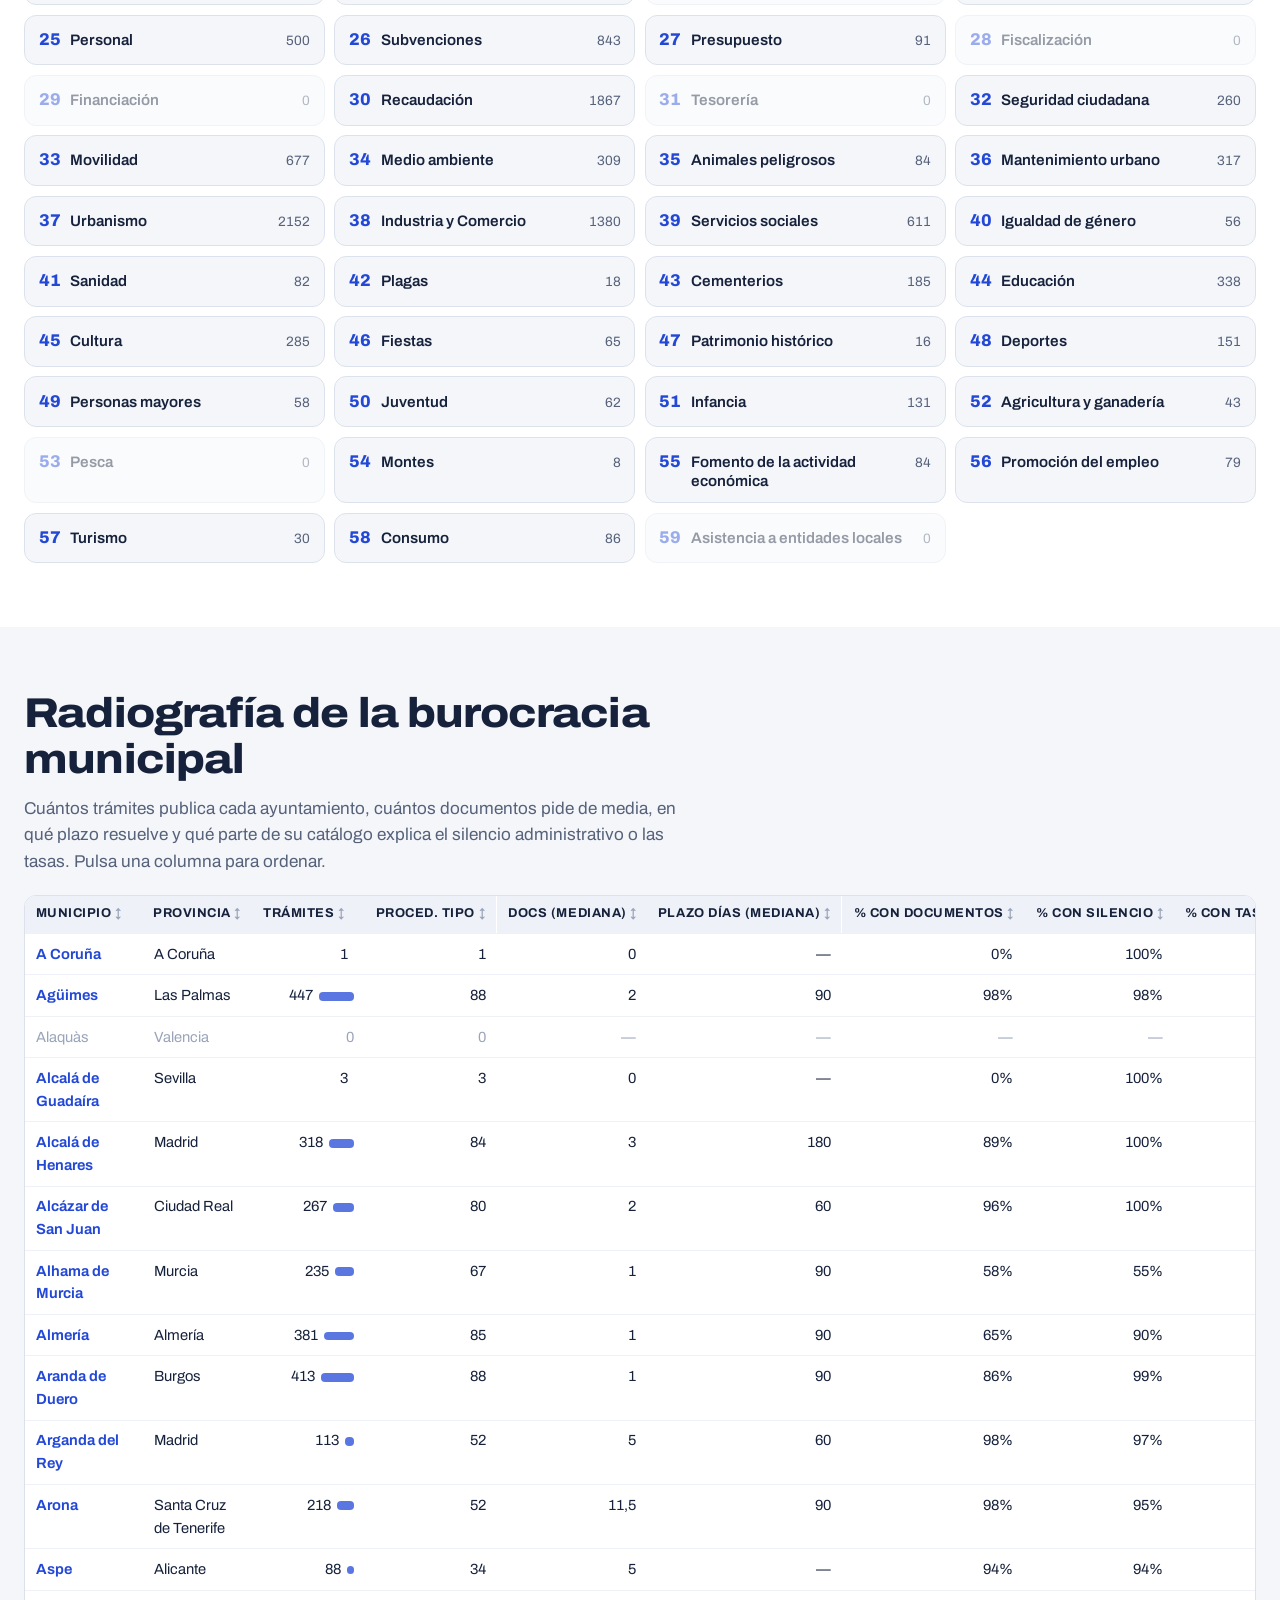
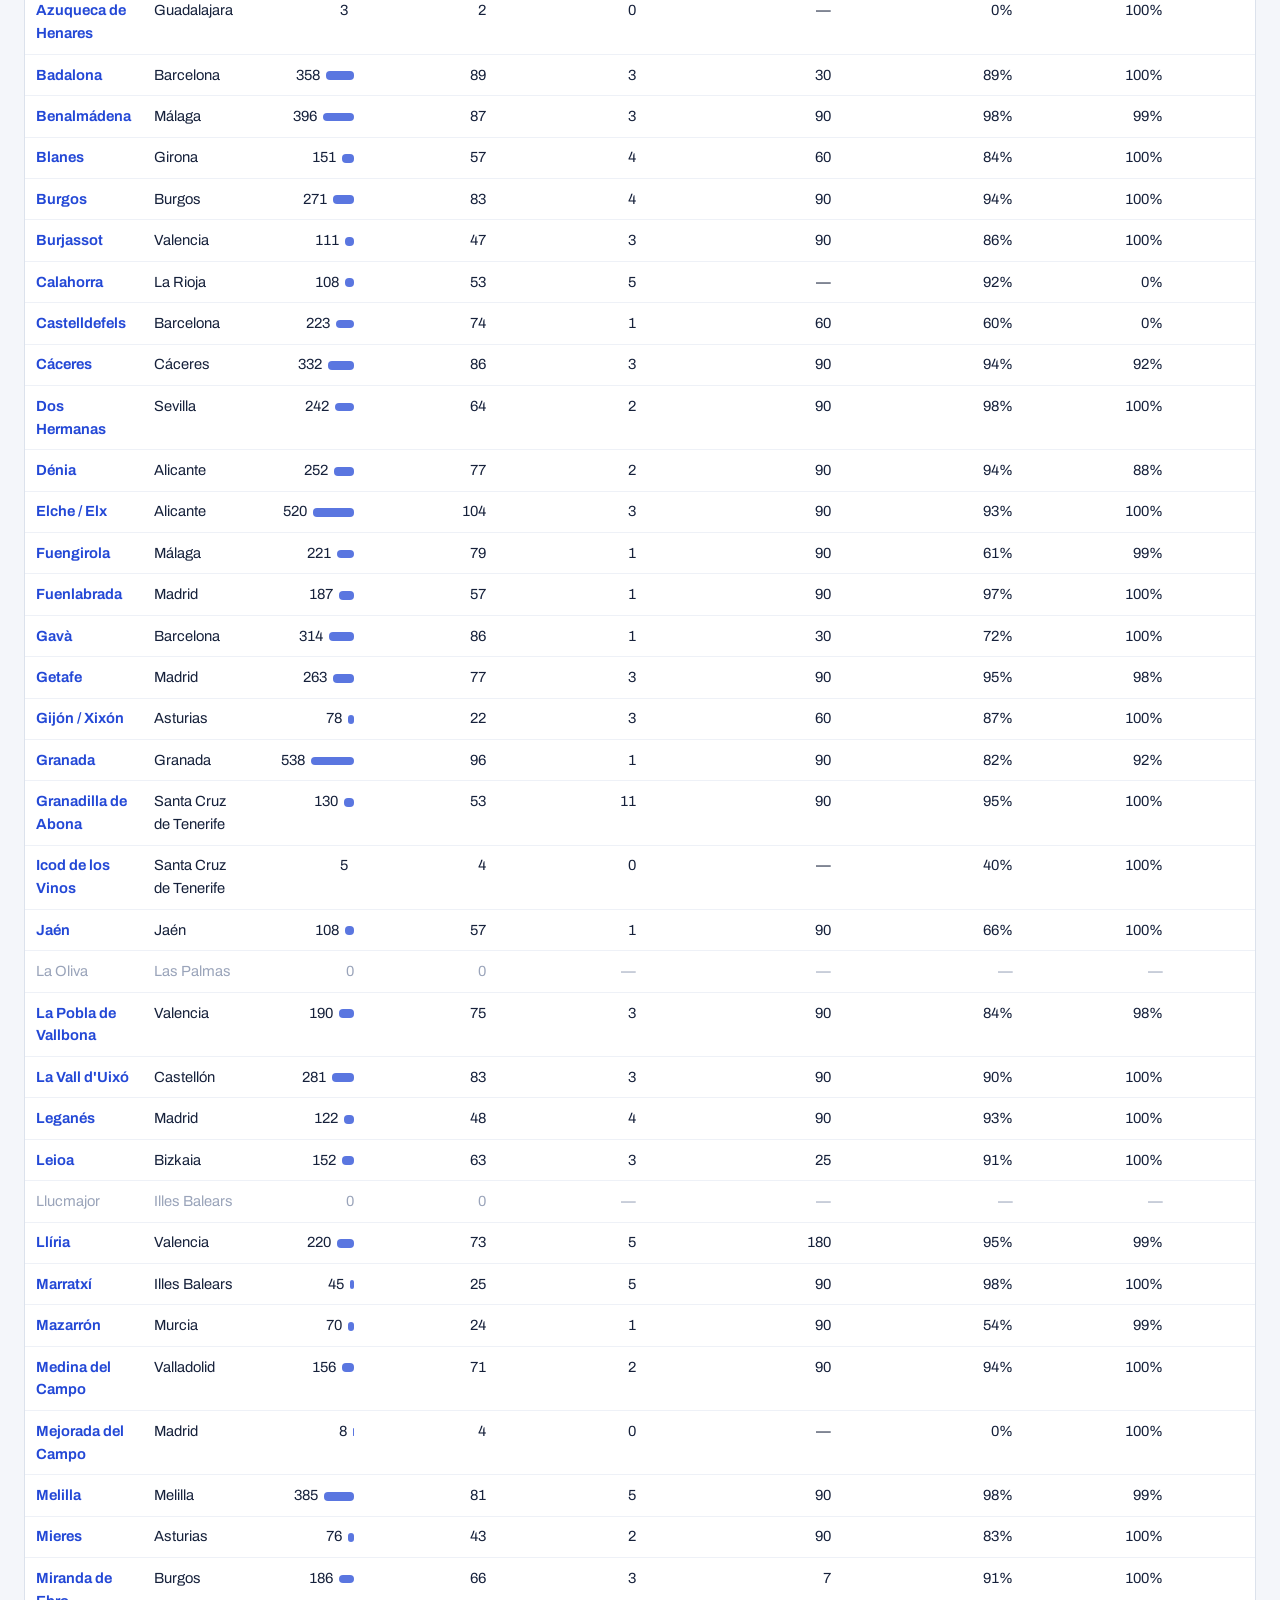
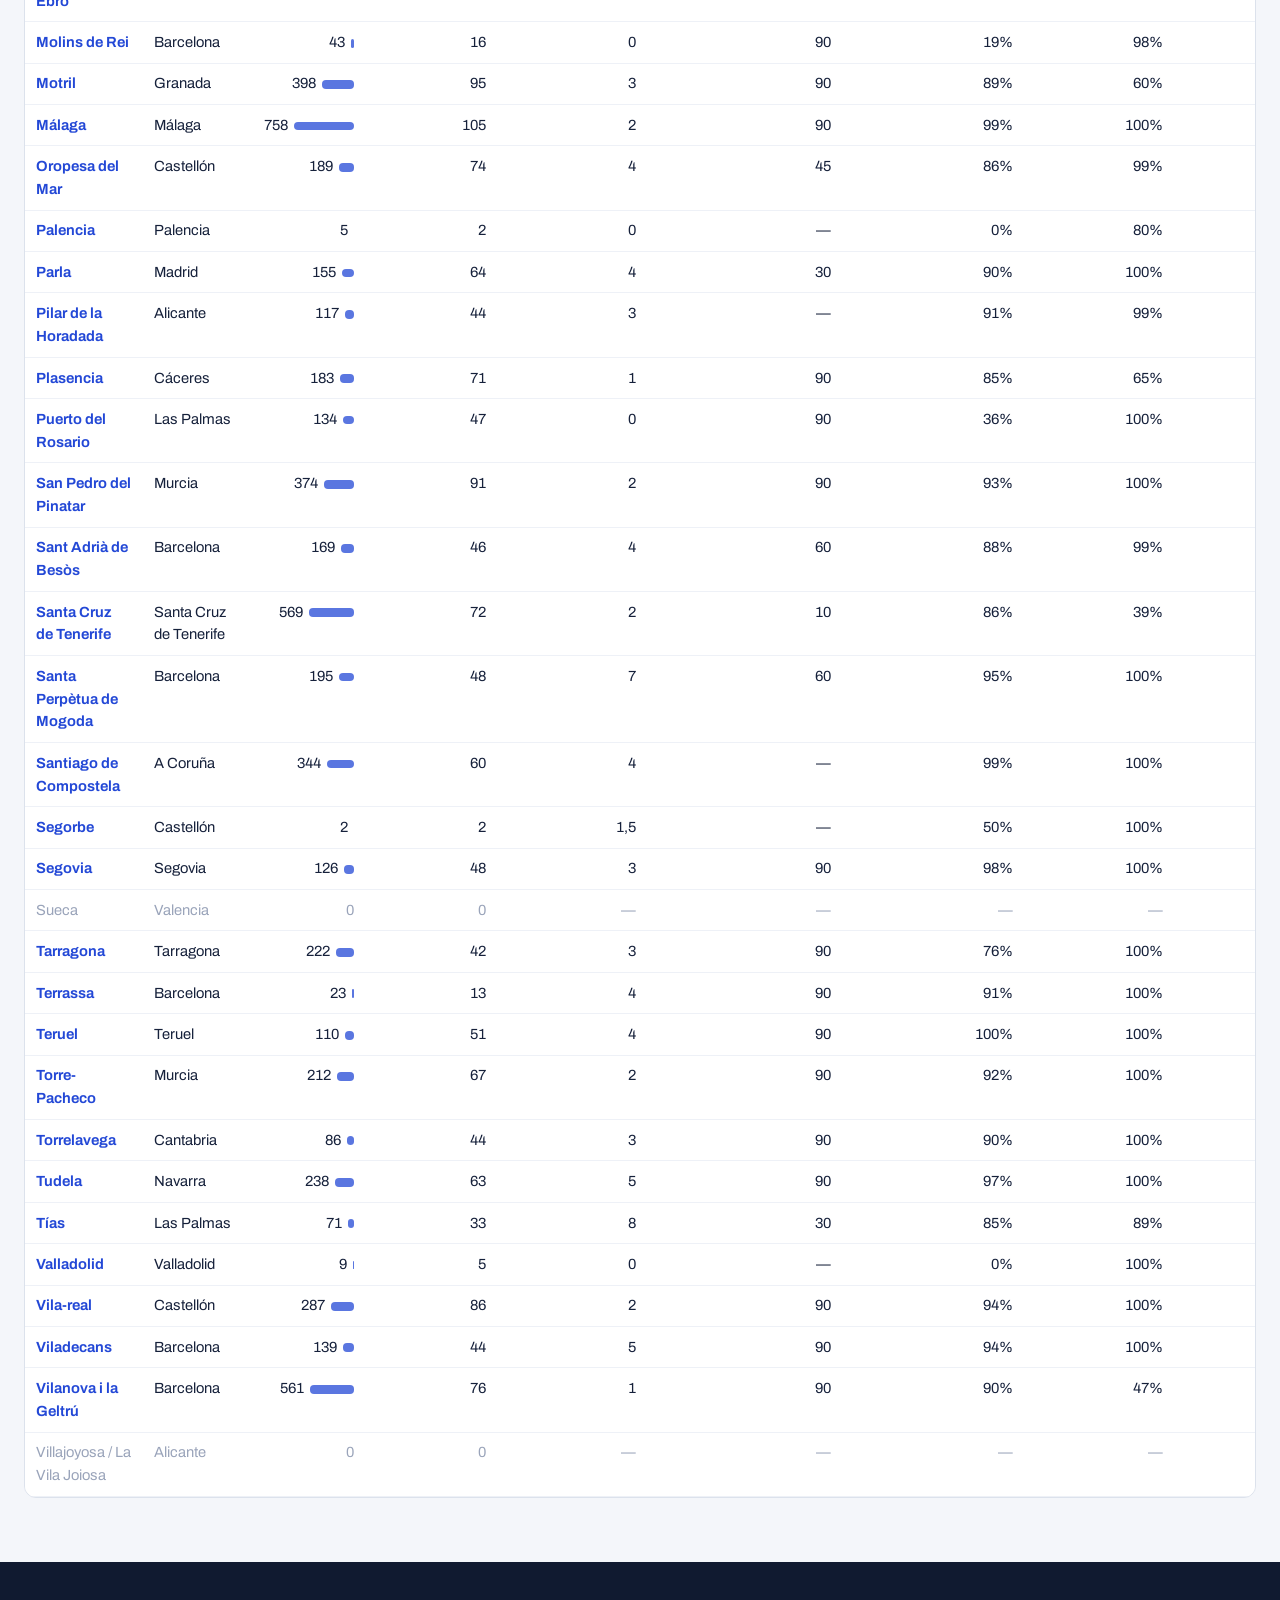
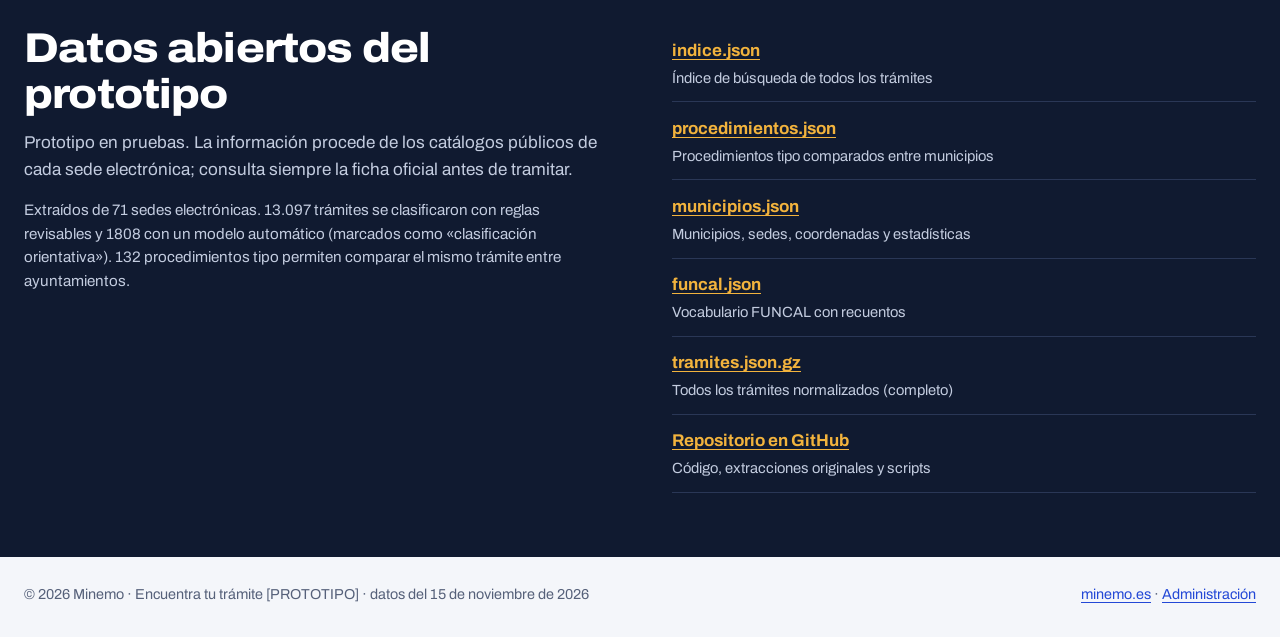
<file: encuentra-tu-tramite/index.html>
<!DOCTYPE html>
<html lang="es">
<head>
<meta charset="utf-8">
<meta name="viewport" content="width=device-width, initial-scale=1">
<title>Encuentra tu trámite [PROTOTIPO] · Minemo</title>
<meta name="description" content="Un solo buscador para miles de trámites municipales: busca por municipio, compara cómo se tramita lo mismo en cada ayuntamiento y consulta la radiografía de la burocracia municipal.">
<meta property="og:title" content="Encuentra tu trámite [PROTOTIPO] · Minemo">
<meta property="og:description" content="Busca un trámite en tu ayuntamiento o compara cómo se tramita en todos.">
<meta property="og:url" content="https://minemo.es/encuentra-tu-tramite/">
<meta name="theme-color" content="#16213B">
<link rel="icon" href="/favicon.svg" type="image/svg+xml">
<link rel="preconnect" href="https://fonts.googleapis.com">
<link rel="preconnect" href="https://fonts.gstatic.com" crossorigin>
<link href="https://fonts.googleapis.com/css2?family=Archivo:wdth,wght@62..125,300..800&display=swap" rel="stylesheet">
<link rel="stylesheet" href="css/ett.css">
</head>
<body>

<header class="cabecera">
  <div class="contenedor">
    <a class="logo" href="/" aria-label="Minemo, inicio">
      <svg viewBox="-1 9 236 52" role="img" aria-label="minemo"><path d="M4.5 60V40.5a10 10 0 0 1 20 0V60" fill="none" stroke="#F2B33D" stroke-width="9"/><path d="M24.5 60V40.5a10 10 0 0 1 20 0V60" fill="none" stroke="#2348D6" stroke-width="9"/><path d="M59.5 60V26" stroke="#16213B" stroke-width="9"/><circle cx="59.5" cy="16.5" r="5.8" fill="#F2B33D"/><path d="M74.5 60V40.5a10 10 0 0 1 20 0V60" fill="none" stroke="#1F8A6D" stroke-width="9"/><path d="M109.5 43H134.5A12.5 12.5 0 1 0 131.6 51" fill="none" stroke="#16213B" stroke-width="9"/><path d="M149.5 60V40.5a10 10 0 0 1 20 0V60" fill="none" stroke="#2348D6" stroke-width="9"/><path d="M169.5 60V40.5a10 10 0 0 1 20 0V60" fill="none" stroke="#1F8A6D" stroke-width="9"/><circle cx="217" cy="43" r="12.5" fill="none" stroke="#16213B" stroke-width="9"/></svg>
    </a>
    <nav aria-label="Secciones del buscador">
      <a href="#buscar">Buscar</a>
      <a href="#funciones">Funciones</a>
      <a href="#radiografia">Radiografía</a>
      <a href="#datos">Datos</a>
    </nav>
  </div>
</header>

<main>
  <section class="portada" id="buscar" aria-labelledby="t-portada">
    <div class="contenedor portada-rejilla">
      <div class="portada-texto">
        <p class="sello"><span class="pulso" aria-hidden="true"></span>Prototipo</p>
        <h1 id="t-portada"><span id="p-titulo">Encuentra tu trámite</span></h1>
        <p class="cifra-grande" aria-live="polite">
          <strong id="c-tramites">14.905</strong> trámites de <strong id="c-municipios">71</strong> municipios,
          <span class="a-un-clic">a un clic</span>
        </p>
        <p class="entradilla" id="p-subtitulo">Un solo buscador para los trámites municipales de las sedes electrónicas T-Systems (STA).</p>

        <form class="buscador" id="f-buscar" role="search" autocomplete="off">
          <label class="sr" for="q">¿Qué quieres hacer?</label>
          <div class="caja">
            <svg viewBox="0 0 24 24" aria-hidden="true"><circle cx="10.5" cy="10.5" r="6.5" fill="none" stroke="currentColor" stroke-width="2.2"/><path d="M15.5 15.5L21 21" stroke="currentColor" stroke-width="2.2" stroke-linecap="round"/></svg>
            <input id="q" type="search" placeholder="¿Qué quieres hacer? Ej.: pedir un certificado de padrón">
          </div>
          <div class="fila-filtros">
            <label for="sel-mun">Municipio</label>
            <select id="sel-mun"><option value="">Todos los municipios (comparar)</option></select>
            <button class="boton" type="submit">Buscar</button>
          </div>
          <div class="ejemplos" id="ejemplos" aria-label="Ejemplos de búsqueda"></div>
        </form>
      </div>

      <figure class="mapa" aria-labelledby="mapa-pie">
        <div class="mapa-marco">
          <svg id="mapa" viewBox="0 0 800 600" role="img" aria-label="Mapa de España con los municipios incluidos"></svg>
          <div class="tooltip" id="tooltip" role="status" hidden></div>
        </div>
        <figcaption id="mapa-pie">
          <span class="ley"><i class="pt pt-datos"></i>Con trámites</span>
          <span class="ley"><i class="pt pt-sin"></i>Sin catálogo extraíble</span>
          <span class="ley ley-proc" hidden><i class="pt pt-si"></i>Tiene el trámite</span>
          <span class="ley ley-proc" hidden><i class="pt pt-no"></i>No consta</span>
          <span class="mapa-ayuda">Pulsa un punto para elegir el municipio.</span>
        </figcaption>
      </figure>
    </div>
  </section>

  <section class="resultados" aria-live="polite">
    <div class="contenedor" id="resultados"></div>
  </section>

  <section class="seccion" id="funciones" aria-labelledby="t-funciones">
    <div class="contenedor">
      <h2 id="t-funciones">Los trámites, por funciones</h2>
      <p class="intro">Todos los trámites están ordenados con el vocabulario <abbr title="Funciones comunes de la administración local">FUNCAL</abbr> de 59 funciones comunes. Elige una para ver sus trámites <span id="fun-ambito">en todos los municipios</span>.</p>
      <div class="funciones" id="lista-funciones"></div>
    </div>
  </section>

  <section class="seccion radiografia" id="radiografia" aria-labelledby="t-radio">
    <div class="contenedor">
      <h2 id="t-radio">Radiografía de la burocracia municipal</h2>
      <p class="intro">Cuántos trámites publica cada ayuntamiento, cuántos documentos pide de media, en qué plazo resuelve y qué parte de su catálogo explica el silencio administrativo o las tasas. Pulsa una columna para ordenar.</p>
      <div class="tabla-envoltura"><table class="tabla" id="tabla-radio"></table></div>
    </div>
  </section>

  <section class="seccion datos" id="datos" aria-labelledby="t-datos">
    <div class="contenedor rejilla-2">
      <div>
        <h2 id="t-datos">Datos abiertos del prototipo</h2>
        <p class="intro" id="p-aviso">Prototipo en pruebas. La información procede de los catálogos públicos de cada sede electrónica; consulta siempre la ficha oficial antes de tramitar.</p>
        <p class="metodo" id="metodo"></p>
      </div>
      <ul class="descargas">
        <li><a href="data/indice.json" download>indice.json</a><span>Índice de búsqueda de todos los trámites</span></li>
        <li><a href="data/procedimientos.json" download>procedimientos.json</a><span>Procedimientos tipo comparados entre municipios</span></li>
        <li><a href="data/municipios.json" download>municipios.json</a><span>Municipios, sedes, coordenadas y estadísticas</span></li>
        <li><a href="data/funcal.json" download>funcal.json</a><span>Vocabulario FUNCAL con recuentos</span></li>
        <li><a href="proyecto/datos-normalizados/tramites.json.gz" download>tramites.json.gz</a><span>Todos los trámites normalizados (completo)</span></li>
        <li><a href="https://github.com/minemo-es/minemo-web/tree/main/encuentra-tu-tramite">Repositorio en GitHub</a><span>Código, extracciones originales y scripts</span></li>
      </ul>
    </div>
  </section>
</main>

<footer>
  <div class="contenedor">
    <span>© 2026 Minemo · Encuentra tu trámite [PROTOTIPO] · <span id="f-version"></span></span>
    <span><a href="/">minemo.es</a> · <a href="admin.html">Administración</a></span>
  </div>
</footer>

<script src="js/ett-comun.js"></script>
<script src="js/buscador.js"></script>
</body>
</html>
</file>
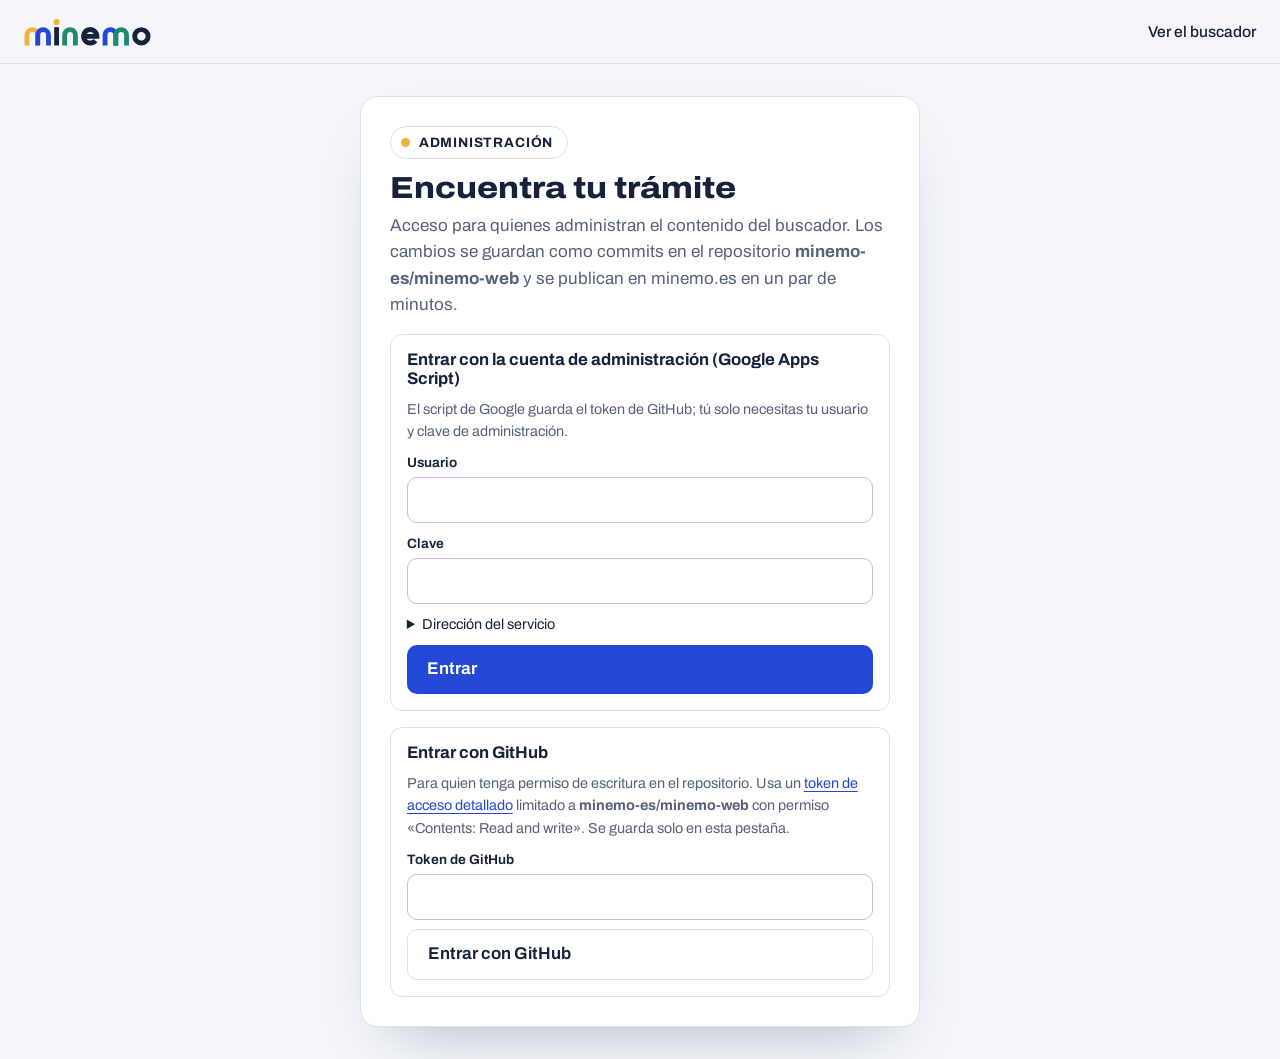
<file: encuentra-tu-tramite/admin.html>
<!DOCTYPE html>
<html lang="es">
<head>
<meta charset="utf-8">
<meta name="viewport" content="width=device-width, initial-scale=1">
<title>Administración · Encuentra tu trámite · Minemo</title>
<meta name="robots" content="noindex, nofollow">
<meta name="theme-color" content="#16213B">
<link rel="icon" href="/favicon.svg" type="image/svg+xml">
<link rel="preconnect" href="https://fonts.googleapis.com">
<link rel="preconnect" href="https://fonts.gstatic.com" crossorigin>
<link href="https://fonts.googleapis.com/css2?family=Archivo:wdth,wght@62..125,300..800&display=swap" rel="stylesheet">
<link rel="stylesheet" href="css/ett.css">
</head>
<body>

<header class="cabecera">
  <div class="contenedor">
    <a class="logo" href="/" aria-label="Minemo, inicio">
      <svg viewBox="-1 9 236 52" role="img" aria-label="minemo"><path d="M4.5 60V40.5a10 10 0 0 1 20 0V60" fill="none" stroke="#F2B33D" stroke-width="9"/><path d="M24.5 60V40.5a10 10 0 0 1 20 0V60" fill="none" stroke="#2348D6" stroke-width="9"/><path d="M59.5 60V26" stroke="#16213B" stroke-width="9"/><circle cx="59.5" cy="16.5" r="5.8" fill="#F2B33D"/><path d="M74.5 60V40.5a10 10 0 0 1 20 0V60" fill="none" stroke="#1F8A6D" stroke-width="9"/><path d="M109.5 43H134.5A12.5 12.5 0 1 0 131.6 51" fill="none" stroke="#16213B" stroke-width="9"/><path d="M149.5 60V40.5a10 10 0 0 1 20 0V60" fill="none" stroke="#2348D6" stroke-width="9"/><path d="M169.5 60V40.5a10 10 0 0 1 20 0V60" fill="none" stroke="#1F8A6D" stroke-width="9"/><circle cx="217" cy="43" r="12.5" fill="none" stroke="#16213B" stroke-width="9"/></svg>
    </a>
    <nav aria-label="Principal"><a href="./">Ver el buscador</a></nav>
  </div>
</header>

<main class="contenedor">
  <!-- Acceso -->
  <section class="adm-login" id="v-login">
    <div class="tarjeta">
      <p class="sello"><span class="pulso" aria-hidden="true"></span>Administración</p>
      <h1 style="margin-top:.8rem">Encuentra tu trámite</h1>
      <p class="sub">Acceso para quienes administran el contenido del buscador. Los cambios se guardan como commits en el repositorio <b>minemo-es/minemo-web</b> y se publican en minemo.es en un par de minutos.</p>

      <form class="metodo-login" id="f-gas">
        <h2>Entrar con la cuenta de administración (Google Apps Script)</h2>
        <p>El script de Google guarda el token de GitHub; tú solo necesitas tu usuario y clave de administración.</p>
        <label class="et-campo">Usuario<input class="campo" id="gas-usuario" autocomplete="username" required></label>
        <label class="et-campo">Clave<input class="campo" id="gas-clave" type="password" autocomplete="current-password" required></label>
        <details><summary style="cursor:pointer;font-size:.9rem">Dirección del servicio</summary>
          <label class="et-campo" style="margin-top:.5rem">URL de la aplicación web de Apps Script
            <input class="campo" id="gas-url" placeholder="https://script.google.com/macros/s/…/exec"></label>
        </details>
        <button class="boton" type="submit">Entrar</button>
      </form>

      <form class="metodo-login" id="f-gh">
        <h2>Entrar con GitHub</h2>
        <p>Para quien tenga permiso de escritura en el repositorio. Usa un <a href="https://github.com/settings/personal-access-tokens/new" target="_blank" rel="noopener">token de acceso detallado</a> limitado a <b>minemo-es/minemo-web</b> con permiso «Contents: Read and write». Se guarda solo en esta pestaña.</p>
        <label class="et-campo">Token de GitHub<input class="campo" id="gh-token" type="password" autocomplete="off" required></label>
        <button class="boton sec" type="submit">Entrar con GitHub</button>
      </form>
      <p class="error" id="login-error" role="alert"></p>
    </div>
  </section>

  <!-- Aplicación -->
  <section id="v-app" hidden>
    <div class="adm-barra">
      <h1>Administración · Encuentra tu trámite</h1>
      <div class="quien"><span id="quien"></span><button class="boton sec peq" id="b-salir">Salir</button></div>
    </div>
    <div class="pestanas" role="tablist">
      <button role="tab" aria-selected="true" data-tab="panel">Panel</button>
      <button role="tab" aria-selected="false" data-tab="revision">Revisión de clasificaciones <span class="contador" id="n-revision">0</span></button>
      <button role="tab" aria-selected="false" data-tab="procedimientos">Procedimientos tipo</button>
      <button role="tab" aria-selected="false" data-tab="municipios">Municipios</button>
      <button role="tab" aria-selected="false" data-tab="portal">Textos del portal</button>
      <button role="tab" aria-selected="false" data-tab="ayuda">Actualización y ayuda</button>
    </div>
    <div class="panel-adm" id="contenido"><div class="cargando">Cargando datos…</div></div>
    <div class="pendientes" id="pendientes" hidden>
      <span id="pendientes-txt"></span>
      <span><button class="boton sec peq" id="b-descartar" style="background:transparent;color:#fff;border-color:#56617A">Descartar</button>
      <button class="boton peq" id="b-publicar">Publicar cambios</button></span>
    </div>
  </section>
</main>

<script src="js/ett-comun.js"></script>
<script src="js/admin.js"></script>
</body>
</html>
</file>
<file: encuentra-tu-tramite/css/ett.css>
/* Encuentra tu trámite · estilos (misma identidad que minemo.es) */
[hidden] { display: none !important; }
:root {
  --pizarra: #16213B; --cal: #F4F6FA; --blanco: #FFFFFF; --cobalto: #2348D6; --albero: #F2B33D;
  --verde: #1F8A6D; --niebla: #DCE2EC; --tenue: #56617A; --noche: #101A30; --rojo: #C2413A;
  --suave: #EEF1F7;
}
* { box-sizing: border-box; }
html { -webkit-text-size-adjust: 100%; scroll-behavior: smooth; }
body { margin: 0; background: var(--cal); color: var(--pizarra); font-family: "Archivo", system-ui, sans-serif;
  font-variation-settings: "wdth" 100; font-size: 1.0625rem; line-height: 1.55; }
a { color: var(--cobalto); text-underline-offset: .18em; }
a:hover { color: var(--pizarra); }
:focus-visible { outline: 3px solid var(--albero); outline-offset: 3px; border-radius: 3px; }
h1, h2, h3, h4 { margin: 0; line-height: 1.1; }
p { margin: 0; }
.sr { position: absolute; width: 1px; height: 1px; overflow: hidden; clip: rect(0 0 0 0); white-space: nowrap; }
.contenedor { width: min(1240px, 100% - 3rem); margin-inline: auto; }
abbr { text-decoration: underline dotted; cursor: help; }

/* Cabecera */
.cabecera { padding: 1.1rem 0; background: var(--cal); border-bottom: 1px solid var(--niebla); position: sticky; top: 0; z-index: 20; }
.cabecera .contenedor { display: flex; justify-content: space-between; align-items: center; gap: 1.5rem; }
.logo { display: inline-flex; align-items: center; gap: .5rem; text-decoration: none; color: var(--pizarra); }
.logo svg { height: 28px; width: auto; display: block; }
.logo-txt { font-weight: 800; font-size: 1.35rem; font-variation-settings: "wdth" 118; letter-spacing: -.02em; }
.cabecera nav { display: flex; gap: 1.5rem; }
.cabecera nav a { color: var(--pizarra); text-decoration: none; font-weight: 500; font-size: .975rem; }
.cabecera nav a:hover { color: var(--cobalto); }

/* Portada */
.portada { padding: 2.25rem 0 2rem; }
.portada-rejilla { display: grid; grid-template-columns: minmax(0, 5fr) minmax(0, 6fr); gap: clamp(1.5rem, 4vw, 3.5rem); align-items: center; }
.sello { display: inline-flex; align-items: center; gap: .55rem; background: var(--blanco); border: 1px solid var(--niebla);
  padding: .3rem .85rem .3rem .65rem; border-radius: 999px; font-size: .85rem; font-weight: 700; text-transform: uppercase; letter-spacing: .06em; }
.pulso { width: .55rem; height: .55rem; border-radius: 50%; background: var(--albero); animation: pulso 2.4s ease-out infinite; }
@keyframes pulso { 0% { box-shadow: 0 0 0 0 rgba(242,179,61,.6); } 70% { box-shadow: 0 0 0 10px rgba(242,179,61,0); } 100% { box-shadow: 0 0 0 0 rgba(242,179,61,0); } }
.portada h1 { margin-top: 1rem; font-size: clamp(2.2rem, 4.4vw, 3.6rem); font-weight: 800; font-variation-settings: "wdth" 115; letter-spacing: -.03em; }
.cifra-grande { margin-top: .9rem; font-size: clamp(1.35rem, 2.4vw, 1.9rem); font-weight: 600; line-height: 1.25; font-variation-settings: "wdth" 106; }
.cifra-grande strong { font-weight: 800; color: var(--cobalto); font-variant-numeric: tabular-nums; }
.a-un-clic { background: linear-gradient(transparent 62%, rgba(242,179,61,.55) 62%); padding: 0 .1em; }
.entradilla { margin-top: .8rem; color: var(--tenue); max-width: 46ch; }

.buscador { margin-top: 1.5rem; }
.caja { display: flex; align-items: center; gap: .6rem; background: var(--blanco); border: 2px solid var(--pizarra); border-radius: 14px; padding: .25rem .9rem; }
.caja:focus-within { border-color: var(--cobalto); box-shadow: 0 0 0 4px rgba(35,72,214,.15); }
.caja svg { width: 1.3rem; height: 1.3rem; color: var(--tenue); flex: none; }
.caja input { flex: 1; border: 0; outline: 0; font: inherit; font-size: 1.1rem; padding: .75rem 0; background: transparent; min-width: 0; color: var(--pizarra); }
.fila-filtros { display: flex; gap: .6rem; align-items: center; margin-top: .7rem; flex-wrap: wrap; }
.fila-filtros label { font-weight: 600; font-size: .95rem; }
select, .campo { font: inherit; font-size: 1rem; padding: .6rem .7rem; border: 1px solid #B9C3D8; border-radius: 10px; background: var(--blanco); color: var(--pizarra); }
#sel-mun { flex: 1; min-width: 12rem; }
.boton { display: inline-flex; align-items: center; gap: .4rem; background: var(--cobalto); color: var(--blanco); border: 0; cursor: pointer;
  padding: .7rem 1.25rem; border-radius: 10px; font: inherit; font-weight: 650; text-decoration: none; }
.boton:hover { background: var(--pizarra); color: var(--blanco); }
.boton.sec { background: var(--blanco); color: var(--pizarra); border: 1px solid var(--niebla); }
.boton.sec:hover { border-color: var(--pizarra); }
.boton.peq { padding: .4rem .75rem; font-size: .9rem; border-radius: 8px; }
.ejemplos { display: flex; gap: .45rem; flex-wrap: wrap; margin-top: .9rem; }
.chip { border: 1px solid var(--niebla); background: var(--blanco); color: var(--pizarra); border-radius: 999px; padding: .3rem .8rem;
  font: inherit; font-size: .9rem; cursor: pointer; }
.chip:hover { border-color: var(--cobalto); color: var(--cobalto); }
.chip.activo { background: var(--pizarra); color: var(--blanco); border-color: var(--pizarra); }

/* Mapa */
.mapa { margin: 0; }
.mapa-marco { position: relative; background: var(--blanco); border: 1px solid var(--niebla); border-radius: 18px; padding: .6rem;
  box-shadow: 0 30px 60px -34px rgba(22,33,59,.35); }
#mapa { display: block; width: 100%; height: auto; }
#mapa .prov { fill: #E8ECF4; stroke: #FFFFFF; stroke-width: .8; }
#mapa .prov.activa { fill: #DCE4F7; }
#mapa .borde { fill: none; stroke: #B9C3D8; stroke-width: 1; stroke-dasharray: 3 3; }
#mapa .pt { cursor: pointer; stroke: var(--blanco); stroke-width: 1.4; transition: r .15s; }
#mapa .pt.datos { fill: var(--cobalto); fill-opacity: .85; }
#mapa .pt.sin { fill: var(--blanco); stroke: #8C97AE; stroke-width: 1.6; }
#mapa .pt.si { fill: var(--verde); }
#mapa .pt.no { fill: var(--albero); }
#mapa .pt.sel { fill: var(--rojo); fill-opacity: 1; stroke: var(--pizarra); stroke-width: 2.2; }
#mapa .pt:hover { stroke: var(--pizarra); stroke-width: 2; }
#mapa .etq { font-size: 13px; font-weight: 700; fill: var(--pizarra); paint-order: stroke; stroke: var(--blanco); stroke-width: 4px; pointer-events: none; }
.tooltip { position: absolute; pointer-events: none; background: var(--pizarra); color: var(--blanco); font-size: .85rem; line-height: 1.35;
  padding: .45rem .65rem; border-radius: 8px; max-width: 16rem; transform: translate(-50%, calc(-100% - 12px)); z-index: 5; }
.tooltip b { display: block; font-size: .95rem; }
.mapa figcaption { display: flex; flex-wrap: wrap; gap: .4rem 1rem; align-items: center; margin-top: .6rem; font-size: .85rem; color: var(--tenue); }
.ley { display: inline-flex; align-items: center; gap: .35rem; }
.ley .pt { width: .75rem; height: .75rem; border-radius: 50%; display: inline-block; }
.pt-datos { background: var(--cobalto); } .pt-sin { border: 2px solid #8C97AE; background: var(--blanco); }
.pt-si { background: var(--verde); } .pt-no { background: var(--albero); }
.mapa-ayuda { margin-left: auto; }

/* Resultados */
.resultados { padding: 1rem 0 3rem; }
.resultados:empty { display: none; }
.bloque { background: var(--blanco); border: 1px solid var(--niebla); border-radius: 16px; padding: 1.4rem 1.5rem; margin-top: 1.25rem; }
.bloque h2 { font-size: 1.6rem; font-weight: 800; font-variation-settings: "wdth" 110; letter-spacing: -.015em; }
.bloque h3 { font-size: 1.2rem; font-weight: 700; }
.bloque .sub { color: var(--tenue); margin-top: .35rem; }
.cab-res { display: flex; justify-content: space-between; align-items: flex-start; gap: 1rem; flex-wrap: wrap; }
.aviso-no { background: #FFF6E0; border: 1px solid #F2D58D; border-radius: 12px; padding: .9rem 1rem; margin-top: 1rem; }
.cifras { display: grid; grid-template-columns: repeat(auto-fit, minmax(9.5rem, 1fr)); gap: .75rem; margin-top: 1.1rem; }
.cifra { background: var(--suave); border-radius: 12px; padding: .75rem .9rem; }
.cifra b { display: block; font-size: 1.6rem; font-weight: 800; font-variant-numeric: tabular-nums; font-variation-settings: "wdth" 110; line-height: 1.1; }
.cifra span { font-size: .85rem; color: var(--tenue); }

.lista { list-style: none; margin: 1rem 0 0; padding: 0; display: grid; gap: .7rem; }
.tramite { border: 1px solid var(--niebla); border-radius: 12px; padding: .9rem 1rem; background: var(--blanco); }
.tramite:hover { border-color: #B9C3D8; }
.tramite h4 { font-size: 1.05rem; font-weight: 700; }
.tramite h4 button { all: unset; cursor: pointer; }
.tramite h4 button:hover { color: var(--cobalto); text-decoration: underline; }
.tramite .mun { font-size: .85rem; font-weight: 700; color: var(--cobalto); text-transform: uppercase; letter-spacing: .04em; }
.etiquetas { display: flex; flex-wrap: wrap; gap: .35rem; margin-top: .5rem; }
.et { font-size: .78rem; font-weight: 600; padding: .18rem .55rem; border-radius: 999px; background: var(--suave); color: var(--pizarra); }
.et.funcal { background: #E3E9FB; color: #1B3AAE; }
.et.proc { background: #DFF1EB; color: #155E4A; }
.et.aviso { background: #FFF1D1; color: #7A5300; }
.metr { display: flex; flex-wrap: wrap; gap: .3rem 1.1rem; margin-top: .55rem; font-size: .9rem; color: var(--tenue); }
.metr b { color: var(--pizarra); }
.acciones-t { display: flex; gap: .5rem; flex-wrap: wrap; margin-top: .7rem; }
.detalle { margin-top: .9rem; border-top: 1px dashed var(--niebla); padding-top: .9rem; display: grid; gap: .8rem; }
.detalle h5 { margin: 0 0 .3rem; font-size: .8rem; text-transform: uppercase; letter-spacing: .06em; color: var(--tenue); }
.detalle p, .detalle li { font-size: .95rem; white-space: pre-line; }
.detalle ul { margin: 0; padding-left: 1.1rem; }
.docs li { margin-bottom: .25rem; }
.docs .ob { font-size: .75rem; font-weight: 700; color: var(--rojo); margin-left: .3rem; }
.mas { margin-top: 1rem; }
.vacio { color: var(--tenue); margin-top: 1rem; }

/* Tablas */
.tabla-envoltura { overflow-x: auto; margin-top: 1.2rem; border: 1px solid var(--niebla); border-radius: 12px; background: var(--blanco); }
.tabla { width: 100%; border-collapse: collapse; font-size: .92rem; }
.tabla th, .tabla td { padding: .55rem .7rem; text-align: left; border-bottom: 1px solid var(--suave); vertical-align: top; }
.tabla th { position: sticky; top: 0; background: var(--suave); font-size: .8rem; text-transform: uppercase; letter-spacing: .04em; cursor: pointer; white-space: nowrap; }
.tabla th[aria-sort]::after { content: " ↕"; color: #9AA4BA; }
.tabla th[aria-sort="ascending"]::after { content: " ↑"; color: var(--cobalto); }
.tabla th[aria-sort="descending"]::after { content: " ↓"; color: var(--cobalto); }
.tabla td.num { text-align: right; font-variant-numeric: tabular-nums; white-space: nowrap; }
.tabla tr:hover td { background: #FAFBFD; }
.tabla tr.sin-datos td { color: #9AA4BA; }
.barra-h { display: inline-block; height: .55rem; border-radius: 4px; background: var(--cobalto); opacity: .75; vertical-align: middle; margin-left: .4rem; }
.barra-h.verde { background: var(--verde); } .barra-h.albero { background: var(--albero); }
.tabla a.mun-link { font-weight: 650; text-decoration: none; }
.tabla a.mun-link:hover { text-decoration: underline; }

/* Secciones */
.seccion { padding: 4rem 0; }
.seccion h2 { font-size: clamp(1.8rem, 3.4vw, 2.6rem); font-weight: 800; font-variation-settings: "wdth" 112; letter-spacing: -.02em; max-width: 24ch; }
.seccion .intro { margin-top: .8rem; max-width: 68ch; color: var(--tenue); font-size: 1.07rem; }
#funciones { background: var(--blanco); }
.funciones { margin-top: 1.6rem; display: grid; grid-template-columns: repeat(auto-fill, minmax(15rem, 1fr)); gap: .6rem; }
.fun { text-align: left; border: 1px solid var(--niebla); background: var(--cal); border-radius: 12px; padding: .7rem .85rem; cursor: pointer; font: inherit; color: var(--pizarra);
  display: grid; grid-template-columns: auto 1fr auto; gap: .2rem .6rem; align-items: baseline; }
.fun:hover { border-color: var(--cobalto); background: var(--blanco); }
.fun .cod { font-weight: 800; color: var(--cobalto); font-variant-numeric: tabular-nums; }
.fun .nom { font-weight: 600; font-size: .95rem; line-height: 1.25; }
.fun .n { font-size: .85rem; color: var(--tenue); font-variant-numeric: tabular-nums; }
.fun.vacia { opacity: .45; }
.datos { background: var(--noche); color: var(--blanco); }
.datos h2 { color: var(--blanco); }
.datos .intro, .datos .metodo { color: #C3CCDF; }
.datos .metodo { margin-top: 1rem; font-size: .95rem; max-width: 60ch; }
.rejilla-2 { display: grid; grid-template-columns: minmax(0, 1fr) minmax(0, 1fr); gap: clamp(2rem, 5vw, 4rem); align-items: start; }
.descargas { list-style: none; margin: 0; padding: 0; display: grid; gap: .1rem; }
.descargas li { padding: .75rem 0; border-bottom: 1px solid #2A3756; display: grid; gap: .15rem; }
.descargas a { color: var(--albero); font-weight: 700; }
.descargas span { color: #C3CCDF; font-size: .92rem; }

footer { padding: 1.6rem 0 2rem; color: var(--tenue); font-size: .9rem; }
footer .contenedor { display: flex; justify-content: space-between; gap: 1rem; flex-wrap: wrap; }

.cargando { display: flex; align-items: center; gap: .7rem; color: var(--tenue); padding: 1rem 0; }
.cargando::before { content: ""; width: 1.1rem; height: 1.1rem; border-radius: 50%; border: 3px solid var(--niebla); border-top-color: var(--cobalto); animation: gira 1s linear infinite; }
@keyframes gira { to { transform: rotate(360deg); } }

@media (max-width: 980px) {
  .portada-rejilla, .rejilla-2 { grid-template-columns: minmax(0, 1fr); }
}
@media (max-width: 640px) {
  .cabecera nav a:not(:first-child) { display: none; }
  .contenedor { width: min(1240px, 100% - 1.6rem); }
  .bloque { padding: 1.1rem; }
  .mapa-ayuda { margin-left: 0; }
}
@media (prefers-reduced-motion: reduce) { html { scroll-behavior: auto; } .pulso, .cargando::before { animation: none; } }
.mun-cab { font-size: .85rem; font-weight: 700; color: var(--cobalto); text-transform: uppercase; letter-spacing: .05em; margin-bottom: .25rem; }
.fun.activo { border-color: var(--cobalto); background: #E3E9FB; }
.ley[hidden] { display: none; }
.a-un-clic { white-space: nowrap; }
[id], .resultados { scroll-margin-top: 84px; }

/* ---------- Administración ---------- */
.adm-login { min-height: 70vh; display: grid; place-items: center; padding: 2rem 0; }
.tarjeta { background: var(--blanco); border: 1px solid var(--niebla); border-radius: 18px; padding: 1.8rem; width: min(560px, 100%); box-shadow: 0 30px 60px -34px rgba(22,33,59,.35); }
.tarjeta h1 { font-size: 1.9rem; font-weight: 800; font-variation-settings: "wdth" 112; }
.tarjeta .sub { color: var(--tenue); margin-top: .5rem; }
.metodo-login { border: 1px solid var(--niebla); border-radius: 12px; padding: 1rem; margin-top: 1rem; display: grid; gap: .6rem; }
.metodo-login h2 { font-size: 1.05rem; font-weight: 700; }
.metodo-login p { font-size: .9rem; color: var(--tenue); }
.campo { width: 100%; }
label.et-campo { font-size: .85rem; font-weight: 650; display: grid; gap: .25rem; }
.error { color: var(--rojo); font-weight: 600; font-size: .92rem; }
.ok { color: var(--verde); font-weight: 600; font-size: .92rem; }
.adm-barra { display: flex; justify-content: space-between; align-items: center; gap: 1rem; flex-wrap: wrap; padding: 1rem 0; }
.adm-barra h1 { font-size: 1.5rem; font-weight: 800; font-variation-settings: "wdth" 110; }
.quien { font-size: .9rem; color: var(--tenue); display: flex; gap: .6rem; align-items: center; flex-wrap: wrap; }
.pestanas { display: flex; gap: .3rem; border-bottom: 2px solid var(--niebla); overflow-x: auto; }
.pestanas button { all: unset; cursor: pointer; padding: .7rem 1rem; font-weight: 650; color: var(--tenue); border-bottom: 3px solid transparent; margin-bottom: -2px; white-space: nowrap; }
.pestanas button[aria-selected="true"] { color: var(--pizarra); border-bottom-color: var(--cobalto); }
.pestanas .contador { display: inline-block; min-width: 1.4rem; text-align: center; background: var(--albero); color: var(--pizarra); border-radius: 999px; font-size: .75rem; padding: 0 .35rem; margin-left: .3rem; }
.panel-adm { padding: 1.2rem 0 3rem; }
.filtros-adm { display: flex; gap: .5rem; flex-wrap: wrap; align-items: center; margin: 1rem 0; }
.filtros-adm .campo { width: auto; flex: 1; min-width: 10rem; }
.tabla .campo { padding: .35rem .5rem; font-size: .9rem; }
.tabla textarea.campo { min-height: 3.2rem; resize: vertical; }
.tabla tr.cambiado td { background: #FFF8E6; }
.pendientes { position: sticky; bottom: 0; background: var(--pizarra); color: var(--blanco); padding: .8rem 1rem; border-radius: 12px 12px 0 0; display: flex; justify-content: space-between; align-items: center; gap: 1rem; flex-wrap: wrap; z-index: 10; }
.pendientes[hidden] { display: none; }
.pendientes .boton { background: var(--albero); color: var(--pizarra); }
.historial { list-style: none; margin: .8rem 0 0; padding: 0; display: grid; gap: .4rem; font-size: .92rem; }
.historial li { border-bottom: 1px solid var(--suave); padding: .4rem 0; }
.historial small { color: var(--tenue); }
.form-portal { display: grid; gap: 1rem; max-width: 760px; margin-top: 1rem; }
.form-portal textarea { min-height: 6rem; }
.multi { display: grid; grid-template-columns: repeat(auto-fill, minmax(16rem, 1fr)); gap: .3rem .8rem; max-height: 18rem; overflow: auto; border: 1px solid var(--niebla); border-radius: 10px; padding: .6rem; background: var(--blanco); }
.multi label { font-size: .9rem; display: flex; gap: .4rem; align-items: flex-start; }
.nota-adm { background: var(--suave); border-radius: 12px; padding: .9rem 1rem; font-size: .93rem; color: var(--pizarra); margin-top: 1rem; }
.nota-adm code { background: var(--blanco); padding: .05rem .3rem; border-radius: 4px; }
#sel-mun { max-width: 100%; }
@media (max-width: 640px) { #sel-mun { min-width: 0; width: 100%; flex-basis: 100%; } .fila-filtros .boton { width: 100%; justify-content: center; } }
</file>
